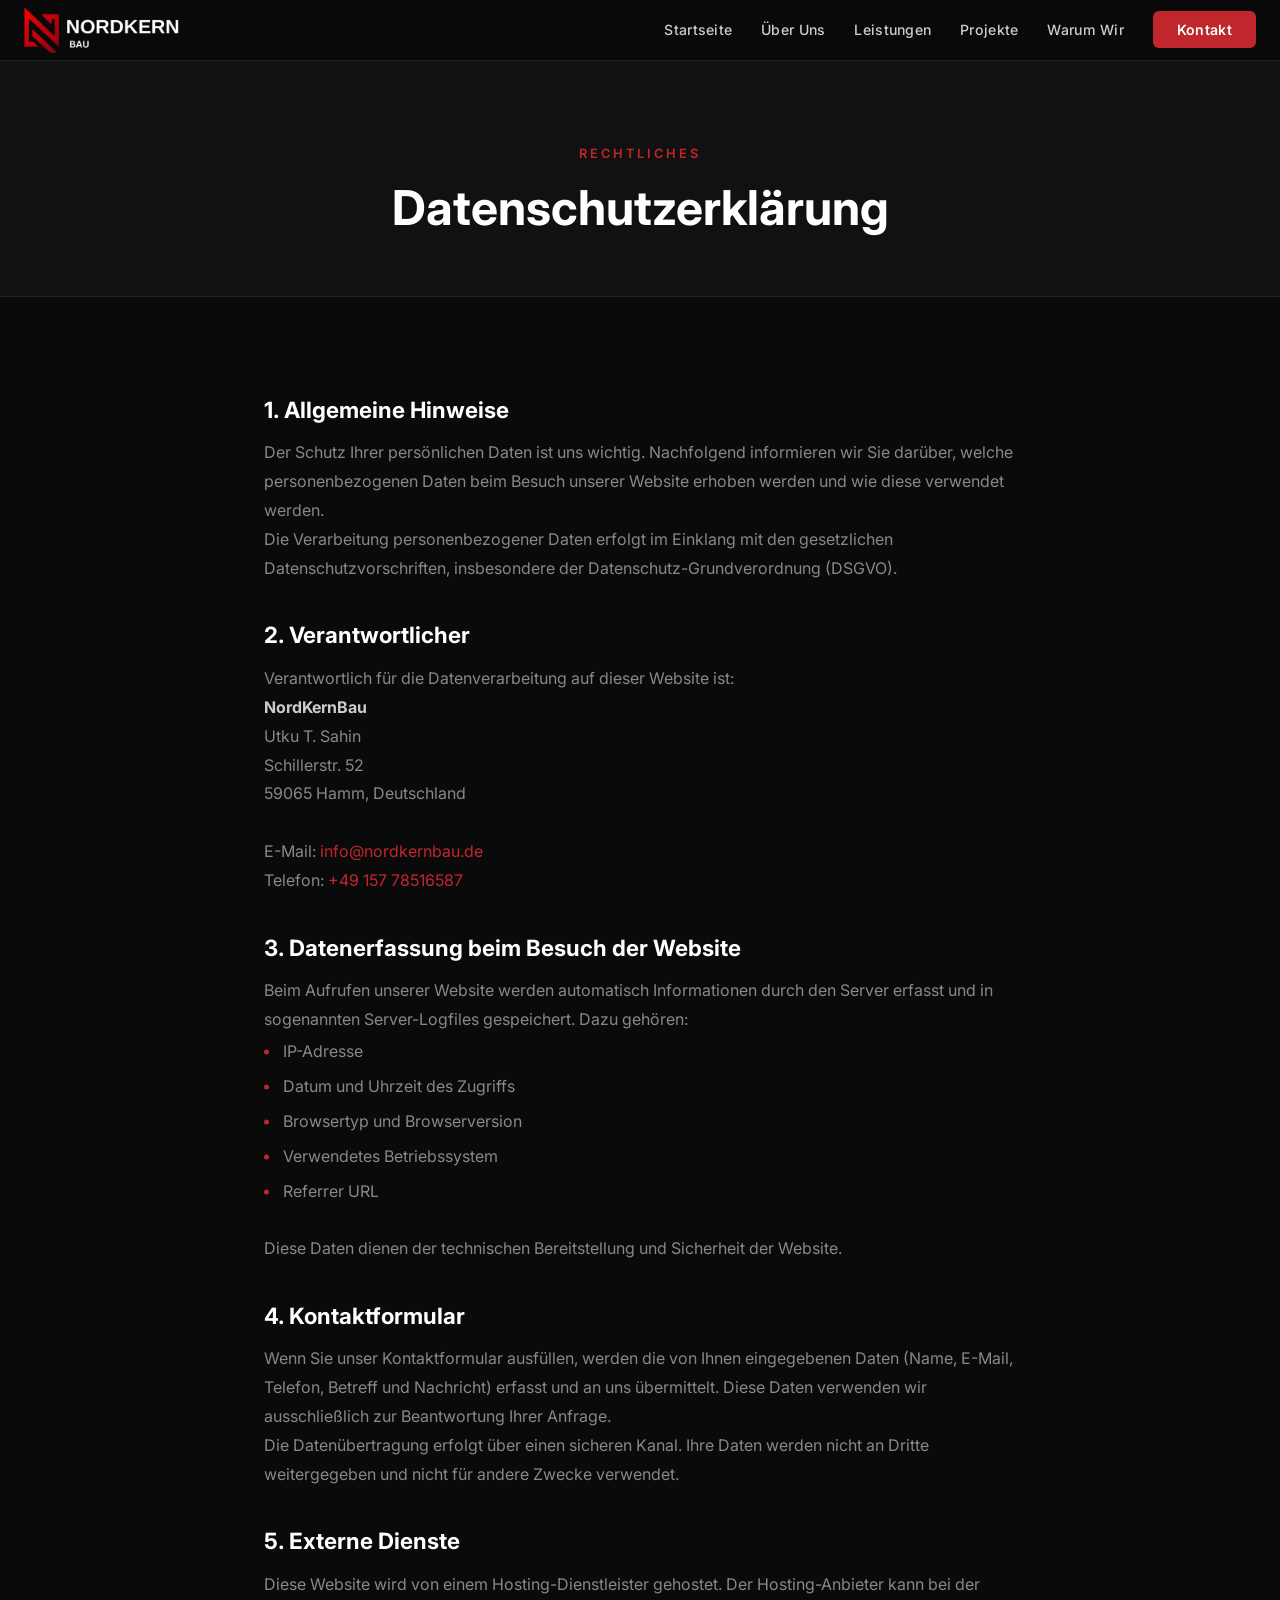
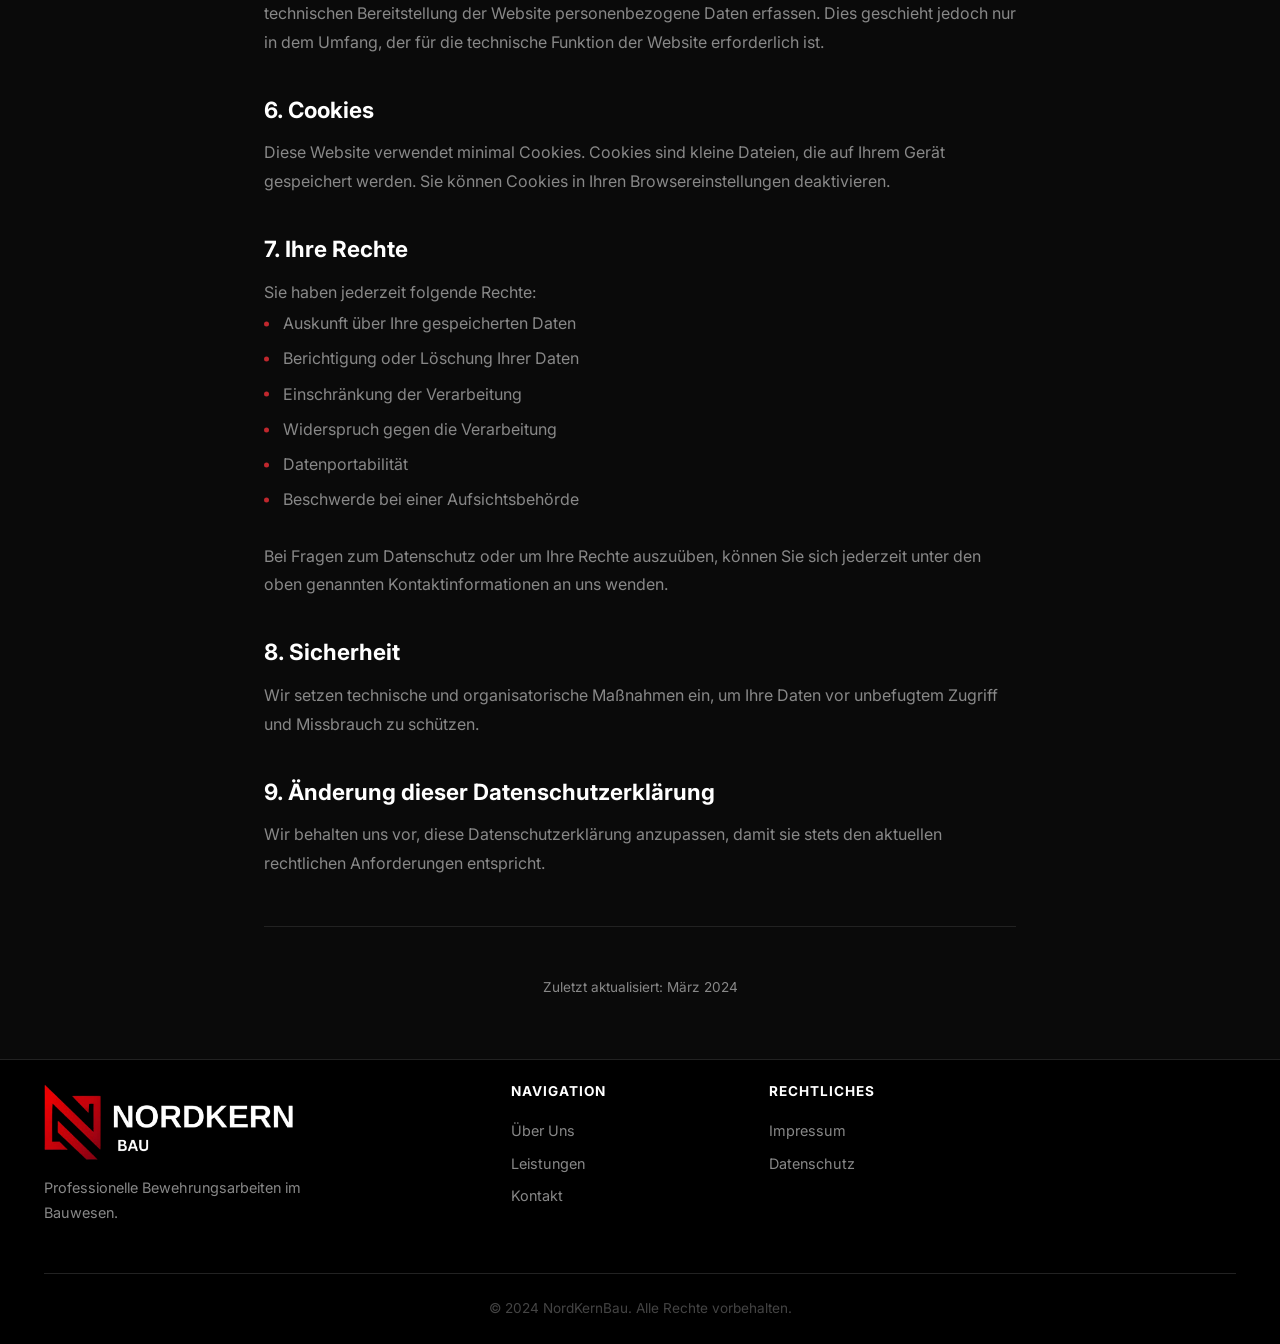
<file: datenschutz/index.html>
<!DOCTYPE html>
<html lang="de">
<head>
    <meta charset="UTF-8">
    <meta name="viewport" content="width=device-width, initial-scale=1.0">
    <title>Datenschutzerklärung - NordKernBau</title>
    <link rel="icon" type="image/x-icon" href="../favicon.ico">
    <link rel="icon" type="image/png" sizes="32x32" href="../favicon.png">
    <link rel="apple-touch-icon" href="../favicon.png">
    <link rel="stylesheet" href="../style.css?v=14">
    <link rel="preconnect" href="https://fonts.googleapis.com">
    <link rel="preconnect" href="https://fonts.gstatic.com" crossorigin>
    <link href="https://fonts.googleapis.com/css2?family=Inter:wght@300;400;500;600;700;800&display=swap" rel="stylesheet">
</head>
<body>
    <nav class="navbar scrolled" id="navbar">
        <div class="container">
            <div class="navbar-brand">
                <a href="../"><img src="../logo.png" alt="NordKernBau Logo"></a>
            </div>
            <ul class="nav-menu" id="navMenu">
                <li><a href="../#hero">Startseite</a></li>
                <li><a href="../#about">Über Uns</a></li>
                <li><a href="../#services">Leistungen</a></li>
                <li><a href="../#gallery">Projekte</a></li>
                <li><a href="../#why-us">Warum Wir</a></li>
                <li><a href="../kontakt/" class="nav-cta">Kontakt</a></li>
            </ul>
            <div class="hamburger" id="hamburger">
                <span></span>
                <span></span>
                <span></span>
            </div>
        </div>
    </nav>

    <section class="legal-hero">
        <div class="container">
            <span class="section-tag">Rechtliches</span>
            <h1>Datenschutzerklärung</h1>
        </div>
    </section>

    <section class="legal-content">
        <div class="container">
            <h2>1. Allgemeine Hinweise</h2>
            <p>
                Der Schutz Ihrer persönlichen Daten ist uns wichtig. Nachfolgend informieren wir Sie darüber,
                welche personenbezogenen Daten beim Besuch unserer Website erhoben werden und wie diese verwendet werden.
            </p>
            <p>
                Die Verarbeitung personenbezogener Daten erfolgt im Einklang mit den gesetzlichen Datenschutzvorschriften,
                insbesondere der Datenschutz-Grundverordnung (DSGVO).
            </p>

            <h2>2. Verantwortlicher</h2>
            <p>
                Verantwortlich für die Datenverarbeitung auf dieser Website ist:
            </p>
            <p>
                <strong>NordKernBau</strong><br>
                Utku T. Sahin<br>
                Schillerstr. 52<br>
                59065 Hamm, Deutschland<br><br>
                E-Mail: <a href="mailto:info@nordkernbau.de">info@nordkernbau.de</a><br>
                Telefon: <a href="tel:+4915778516587">+49 157 78516587</a>
            </p>

            <h2>3. Datenerfassung beim Besuch der Website</h2>
            <p>
                Beim Aufrufen unserer Website werden automatisch Informationen durch den Server erfasst
                und in sogenannten Server-Logfiles gespeichert. Dazu gehören:
            </p>
            <ul>
                <li>IP-Adresse</li>
                <li>Datum und Uhrzeit des Zugriffs</li>
                <li>Browsertyp und Browserversion</li>
                <li>Verwendetes Betriebssystem</li>
                <li>Referrer URL</li>
            </ul>
            <p>Diese Daten dienen der technischen Bereitstellung und Sicherheit der Website.</p>

            <h2>4. Kontaktformular</h2>
            <p>
                Wenn Sie unser Kontaktformular ausfüllen, werden die von Ihnen eingegebenen Daten
                (Name, E-Mail, Telefon, Betreff und Nachricht) erfasst und an uns übermittelt.
                Diese Daten verwenden wir ausschließlich zur Beantwortung Ihrer Anfrage.
            </p>
            <p>
                Die Datenübertragung erfolgt über einen sicheren Kanal. Ihre Daten werden nicht an
                Dritte weitergegeben und nicht für andere Zwecke verwendet.
            </p>

            <h2>5. Externe Dienste</h2>
            <p>
                Diese Website wird von einem Hosting-Dienstleister gehostet. Der Hosting-Anbieter kann
                bei der technischen Bereitstellung der Website personenbezogene Daten erfassen. Dies
                geschieht jedoch nur in dem Umfang, der für die technische Funktion der Website erforderlich ist.
            </p>

            <h2>6. Cookies</h2>
            <p>
                Diese Website verwendet minimal Cookies. Cookies sind kleine Dateien, die auf Ihrem Gerät
                gespeichert werden. Sie können Cookies in Ihren Browsereinstellungen deaktivieren.
            </p>

            <h2>7. Ihre Rechte</h2>
            <p>Sie haben jederzeit folgende Rechte:</p>
            <ul>
                <li>Auskunft über Ihre gespeicherten Daten</li>
                <li>Berichtigung oder Löschung Ihrer Daten</li>
                <li>Einschränkung der Verarbeitung</li>
                <li>Widerspruch gegen die Verarbeitung</li>
                <li>Datenportabilität</li>
                <li>Beschwerde bei einer Aufsichtsbehörde</li>
            </ul>
            <p>
                Bei Fragen zum Datenschutz oder um Ihre Rechte auszuüben, können Sie sich jederzeit
                unter den oben genannten Kontaktinformationen an uns wenden.
            </p>

            <h2>8. Sicherheit</h2>
            <p>
                Wir setzen technische und organisatorische Maßnahmen ein, um Ihre Daten vor unbefugtem
                Zugriff und Missbrauch zu schützen.
            </p>

            <h2>9. Änderung dieser Datenschutzerklärung</h2>
            <p>
                Wir behalten uns vor, diese Datenschutzerklärung anzupassen, damit sie stets den aktuellen
                rechtlichen Anforderungen entspricht.
            </p>

            <hr class="legal-divider">
            <p style="text-align:center;font-size:0.85rem;">Zuletzt aktualisiert: März 2024</p>
        </div>
    </section>

    <footer class="footer">
        <div class="container">
            <div class="footer-content">
                <div class="footer-section footer-brand">
                    <img src="../logo.png" alt="NordKernBau Logo" class="footer-logo">
                    <p>Professionelle Bewehrungsarbeiten im Bauwesen.</p>
                </div>
                <div class="footer-section">
                    <h4>Navigation</h4>
                    <ul>
                        <li><a href="index.html#about">Über Uns</a></li>
                        <li><a href="index.html#services">Leistungen</a></li>
                        <li><a href="../kontakt/">Kontakt</a></li>
                    </ul>
                </div>
                <div class="footer-section">
                    <h4>Rechtliches</h4>
                    <ul>
                        <li><a href="../impressum/">Impressum</a></li>
                        <li><a href="../datenschutz/">Datenschutz</a></li>
                    </ul>
                </div>
            </div>
            <div class="footer-bottom">
                <p>&copy; 2024 NordKernBau. Alle Rechte vorbehalten.</p>
            </div>
        </div>
    </footer>
    <script src="../script.js"></script>
</body>
</html>
</file>
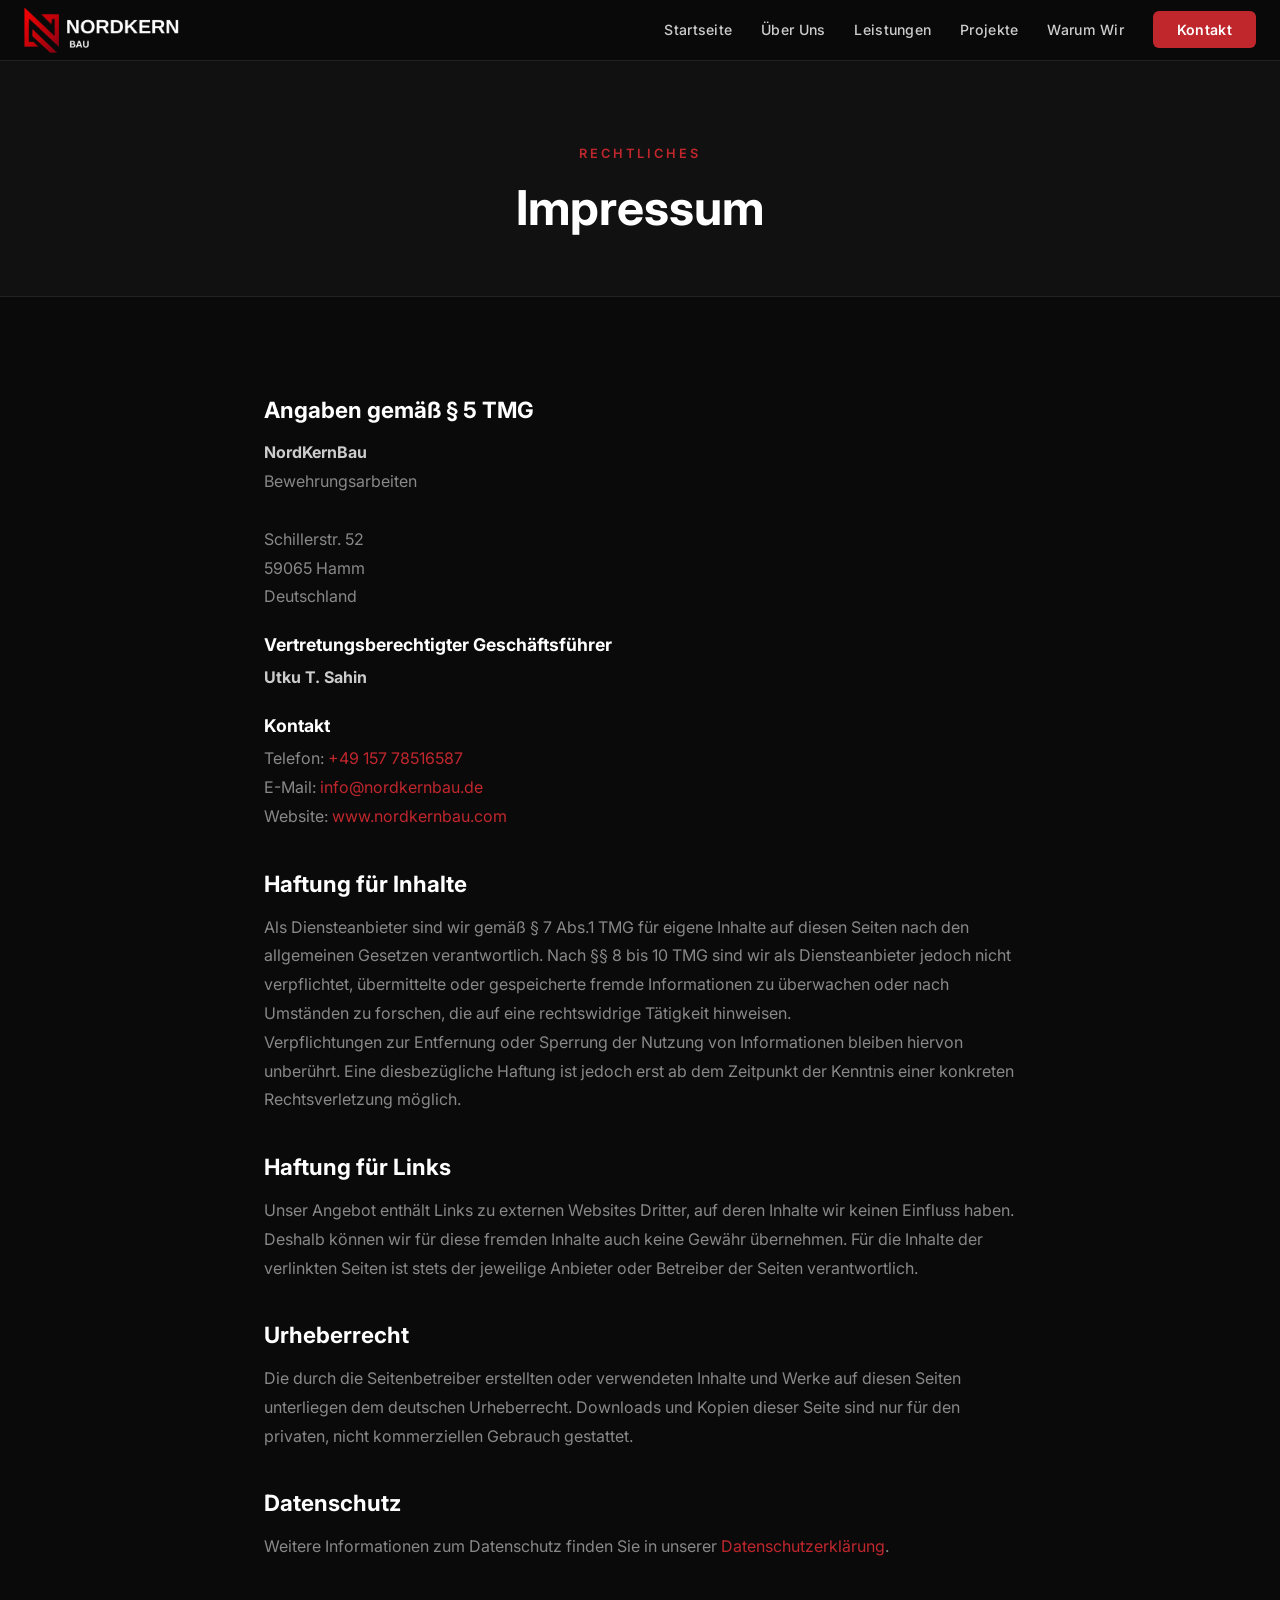
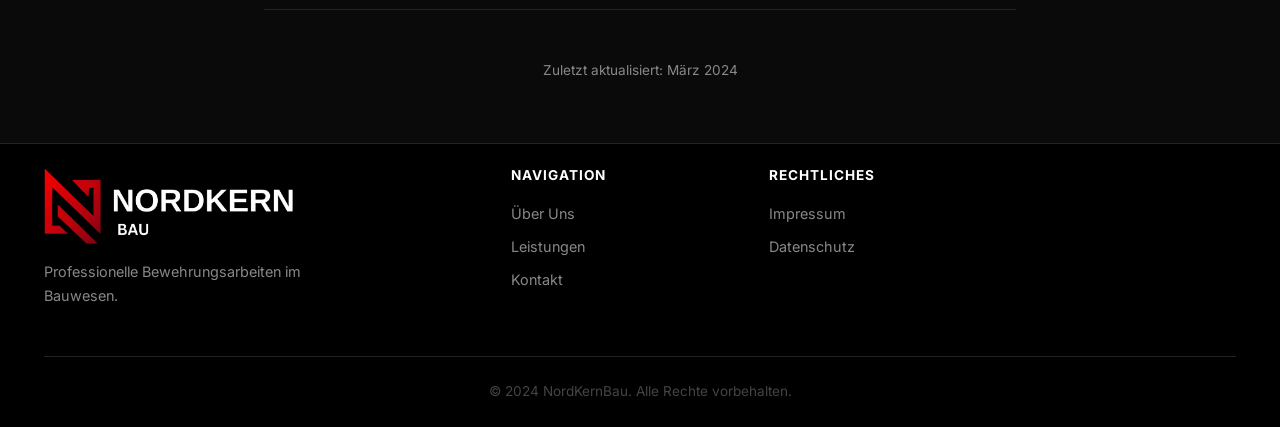
<file: impressum/index.html>
<!DOCTYPE html>
<html lang="de">
<head>
    <meta charset="UTF-8">
    <meta name="viewport" content="width=device-width, initial-scale=1.0">
    <title>Impressum - NordKernBau</title>
    <link rel="icon" type="image/x-icon" href="../favicon.ico">
    <link rel="icon" type="image/png" sizes="32x32" href="../favicon.png">
    <link rel="apple-touch-icon" href="../favicon.png">
    <link rel="stylesheet" href="../style.css?v=14">
    <link rel="preconnect" href="https://fonts.googleapis.com">
    <link rel="preconnect" href="https://fonts.gstatic.com" crossorigin>
    <link href="https://fonts.googleapis.com/css2?family=Inter:wght@300;400;500;600;700;800&display=swap" rel="stylesheet">
</head>
<body>
    <nav class="navbar scrolled" id="navbar">
        <div class="container">
            <div class="navbar-brand">
                <a href="../"><img src="../logo.png" alt="NordKernBau Logo"></a>
            </div>
            <ul class="nav-menu" id="navMenu">
                <li><a href="../#hero">Startseite</a></li>
                <li><a href="../#about">Über Uns</a></li>
                <li><a href="../#services">Leistungen</a></li>
                <li><a href="../#gallery">Projekte</a></li>
                <li><a href="../#why-us">Warum Wir</a></li>
                <li><a href="../kontakt/" class="nav-cta">Kontakt</a></li>
            </ul>
            <div class="hamburger" id="hamburger">
                <span></span>
                <span></span>
                <span></span>
            </div>
        </div>
    </nav>

    <section class="legal-hero">
        <div class="container">
            <span class="section-tag">Rechtliches</span>
            <h1>Impressum</h1>
        </div>
    </section>

    <section class="legal-content">
        <div class="container">
            <h2>Angaben gemäß § 5 TMG</h2>
            <p>
                <strong>NordKernBau</strong><br>
                Bewehrungsarbeiten<br><br>
                Schillerstr. 52<br>
                59065 Hamm<br>
                Deutschland
            </p>

            <h3>Vertretungsberechtigter Geschäftsführer</h3>
            <p><strong>Utku T. Sahin</strong></p>

            <h3>Kontakt</h3>
            <p>
                Telefon: <a href="tel:+4915778516587">+49 157 78516587</a><br>
                E-Mail: <a href="mailto:info@nordkernbau.de">info@nordkernbau.de</a><br>
                Website: <a href="https://www.nordkernbau.com">www.nordkernbau.com</a>
            </p>

            <h2>Haftung für Inhalte</h2>
            <p>
                Als Diensteanbieter sind wir gemäß § 7 Abs.1 TMG für eigene Inhalte auf diesen Seiten nach den
                allgemeinen Gesetzen verantwortlich. Nach §§ 8 bis 10 TMG sind wir als Diensteanbieter jedoch nicht
                verpflichtet, übermittelte oder gespeicherte fremde Informationen zu überwachen oder nach Umständen
                zu forschen, die auf eine rechtswidrige Tätigkeit hinweisen.
            </p>
            <p>
                Verpflichtungen zur Entfernung oder Sperrung der Nutzung von Informationen bleiben hiervon unberührt.
                Eine diesbezügliche Haftung ist jedoch erst ab dem Zeitpunkt der Kenntnis einer konkreten
                Rechtsverletzung möglich.
            </p>

            <h2>Haftung für Links</h2>
            <p>
                Unser Angebot enthält Links zu externen Websites Dritter, auf deren Inhalte wir keinen Einfluss haben.
                Deshalb können wir für diese fremden Inhalte auch keine Gewähr übernehmen. Für die Inhalte der
                verlinkten Seiten ist stets der jeweilige Anbieter oder Betreiber der Seiten verantwortlich.
            </p>

            <h2>Urheberrecht</h2>
            <p>
                Die durch die Seitenbetreiber erstellten oder verwendeten Inhalte und Werke auf diesen Seiten
                unterliegen dem deutschen Urheberrecht. Downloads und Kopien dieser Seite sind nur für den privaten,
                nicht kommerziellen Gebrauch gestattet.
            </p>

            <h2>Datenschutz</h2>
            <p>
                Weitere Informationen zum Datenschutz finden Sie in unserer
                <a href="../datenschutz/">Datenschutzerklärung</a>.
            </p>

            <hr class="legal-divider">
            <p style="text-align:center;font-size:0.85rem;">Zuletzt aktualisiert: März 2024</p>
        </div>
    </section>

    <footer class="footer">
        <div class="container">
            <div class="footer-content">
                <div class="footer-section footer-brand">
                    <img src="../logo.png" alt="NordKernBau Logo" class="footer-logo">
                    <p>Professionelle Bewehrungsarbeiten im Bauwesen.</p>
                </div>
                <div class="footer-section">
                    <h4>Navigation</h4>
                    <ul>
                        <li><a href="index.html#about">Über Uns</a></li>
                        <li><a href="index.html#services">Leistungen</a></li>
                        <li><a href="../kontakt/">Kontakt</a></li>
                    </ul>
                </div>
                <div class="footer-section">
                    <h4>Rechtliches</h4>
                    <ul>
                        <li><a href="../impressum/">Impressum</a></li>
                        <li><a href="../datenschutz/">Datenschutz</a></li>
                    </ul>
                </div>
            </div>
            <div class="footer-bottom">
                <p>&copy; 2024 NordKernBau. Alle Rechte vorbehalten.</p>
            </div>
        </div>
    </footer>
    <script src="../script.js"></script>
</body>
</html>
</file>
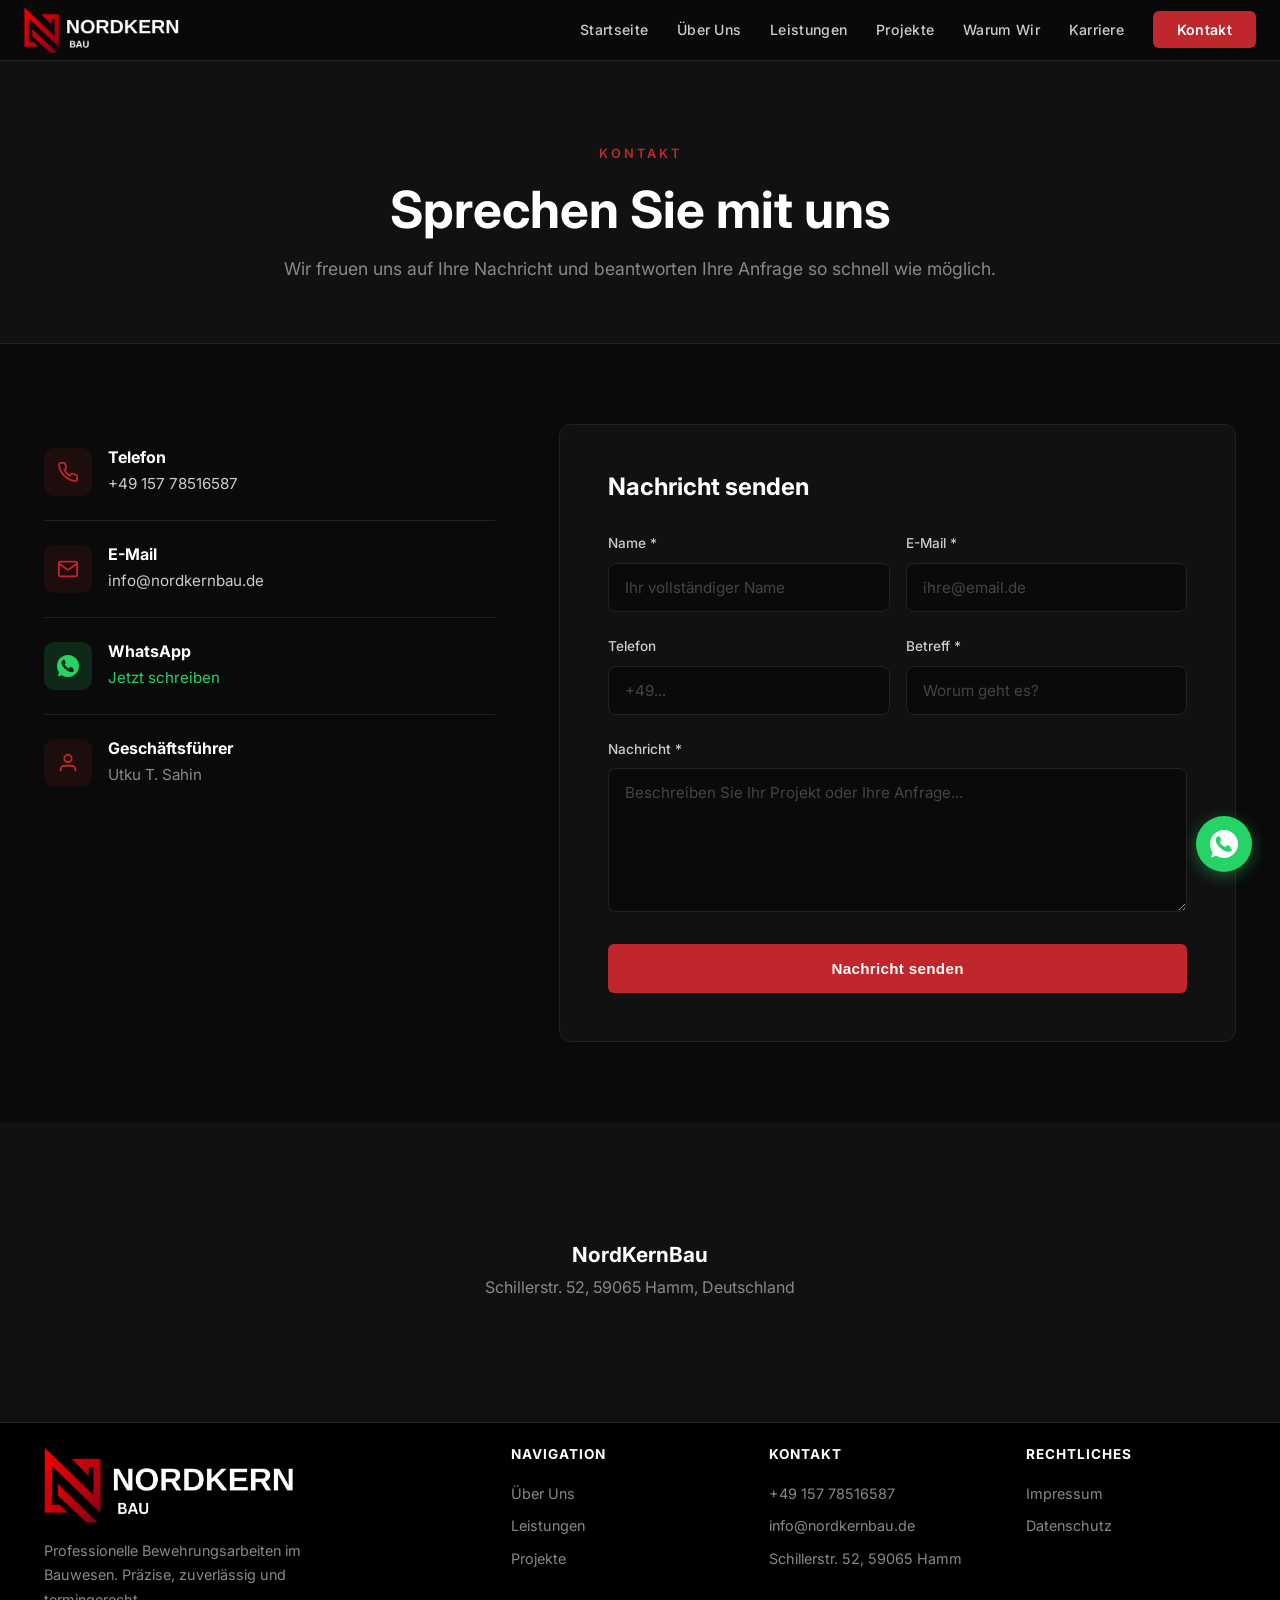
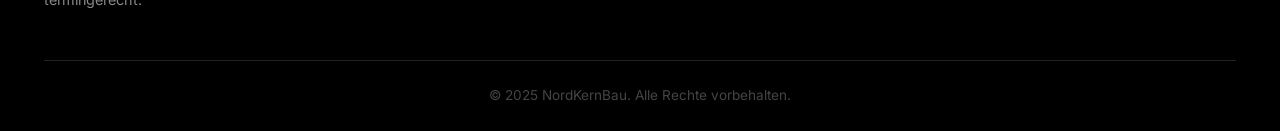
<file: kontakt/index.html>
<!DOCTYPE html>
<html lang="de">
<head>
    <meta charset="UTF-8">
    <meta name="viewport" content="width=device-width, initial-scale=1.0">
    <meta name="description" content="NordKernBau kontaktieren - Bewehrungsarbeiten in Hamm und Umgebung">
    <title>Kontakt - NordKernBau</title>
    <link rel="icon" type="image/x-icon" href="../favicon.ico">
    <link rel="icon" type="image/png" sizes="32x32" href="../favicon.png">
    <link rel="apple-touch-icon" href="../favicon.png">
    <link rel="stylesheet" href="../style.css?v=14">
    <link rel="preconnect" href="https://fonts.googleapis.com">
    <link rel="preconnect" href="https://fonts.gstatic.com" crossorigin>
    <link href="https://fonts.googleapis.com/css2?family=Inter:wght@300;400;500;600;700;800&display=swap" rel="stylesheet">
</head>
<body>
    <!-- Navigation -->
    <nav class="navbar scrolled" id="navbar">
        <div class="container">
            <div class="navbar-brand">
                <a href="../"><img src="../logo.png?v=2" alt="NordKernBau Logo"></a>
            </div>
            <ul class="nav-menu" id="navMenu">
                <li><a href="../#hero">Startseite</a></li>
                <li><a href="../#about">Über Uns</a></li>
                <li><a href="../#services">Leistungen</a></li>
                <li><a href="../#gallery">Projekte</a></li>
                <li><a href="../#why-us">Warum Wir</a></li>
                <li><a href="../#karriere">Karriere</a></li>
                <li><a href="../kontakt/" class="nav-cta">Kontakt</a></li>
            </ul>
            <div class="hamburger" id="hamburger">
                <span></span>
                <span></span>
                <span></span>
            </div>
        </div>
    </nav>

    <!-- Contact Hero -->
    <section class="contact-hero">
        <div class="container">
            <span class="section-tag">Kontakt</span>
            <h1>Sprechen Sie mit uns</h1>
            <p>Wir freuen uns auf Ihre Nachricht und beantworten Ihre Anfrage so schnell wie möglich.</p>
        </div>
    </section>

    <!-- Contact Section -->
    <section class="contact-section">
        <div class="container">
            <div class="contact-grid">
                <!-- Contact Info -->
                <div class="contact-info-list">
                    <div class="contact-info-card">
                        <div class="contact-icon">
                            <svg width="22" height="22" viewBox="0 0 24 24" fill="none" stroke="currentColor" stroke-width="2"><path d="M22 16.92v3a2 2 0 0 1-2.18 2 19.79 19.79 0 0 1-8.63-3.07 19.5 19.5 0 0 1-6-6 19.79 19.79 0 0 1-3.07-8.67A2 2 0 0 1 4.11 2h3a2 2 0 0 1 2 1.72 12.84 12.84 0 0 0 .7 2.81 2 2 0 0 1-.45 2.11L8.09 9.91a16 16 0 0 0 6 6l1.27-1.27a2 2 0 0 1 2.11-.45 12.84 12.84 0 0 0 2.81.7A2 2 0 0 1 22 16.92z"/></svg>
                        </div>
                        <div>
                            <h3>Telefon</h3>
                            <p><a href="tel:+4915778516587">+49 157 78516587</a></p>
                        </div>
                    </div>

                    <div class="contact-info-card">
                        <div class="contact-icon">
                            <svg width="22" height="22" viewBox="0 0 24 24" fill="none" stroke="currentColor" stroke-width="2"><path d="M4 4h16c1.1 0 2 .9 2 2v12c0 1.1-.9 2-2 2H4c-1.1 0-2-.9-2-2V6c0-1.1.9-2 2-2z"/><polyline points="22,6 12,13 2,6"/></svg>
                        </div>
                        <div>
                            <h3>E-Mail</h3>
                            <p><a href="mailto:info@nordkernbau.de">info@nordkernbau.de</a></p>
                        </div>
                    </div>


                    <div class="contact-info-card whatsapp-card">
                        <div class="contact-icon whatsapp-icon">
                            <svg viewBox="0 0 32 32" width="22" height="22" fill="currentColor"><path d="M16.004 0h-.008C7.174 0 0 7.176 0 16c0 3.5 1.128 6.744 3.046 9.378L1.054 31.29l6.118-1.96A15.9 15.9 0 0 0 16.004 32C24.826 32 32 24.822 32 16S24.826 0 16.004 0zm9.335 22.594c-.39 1.1-1.932 2.014-3.17 2.28-.846.18-1.95.324-5.67-1.218-4.762-1.972-7.828-6.81-8.066-7.126-.23-.316-1.926-2.566-1.926-4.892s1.218-3.47 1.65-3.944c.39-.428 1.026-.642 1.636-.642.198 0 .376.01.536.018.432.018.648.044.934.724.356.852 1.224 2.986 1.33 3.204.108.216.216.504.07.79-.136.294-.252.476-.468.73-.216.254-.428.45-.644.724-.198.236-.42.49-.176.932.244.44 1.082 1.786 2.324 2.894 1.598 1.424 2.944 1.866 3.362 2.072.316.156.694.136.946-.118.32-.324.714-.862 1.114-1.394.284-.38.644-.428.994-.286.356.136 2.248 1.06 2.632 1.254.384.194.642.29.736.45.094.162.094.912-.296 2.012z"/></svg>
                        </div>
                        <div>
                            <h3>WhatsApp</h3>
                            <p><a href="https://wa.me/4915778516587?text=Hallo%2C%20ich%20interessiere%20mich%20f%C3%BCr%20Ihre%20Bewehrungsarbeiten." target="_blank" rel="noopener">Jetzt schreiben</a></p>
                        </div>
                    </div>

                    <div class="contact-info-card">
                        <div class="contact-icon">
                            <svg width="22" height="22" viewBox="0 0 24 24" fill="none" stroke="currentColor" stroke-width="2"><path d="M20 21v-2a4 4 0 0 0-4-4H8a4 4 0 0 0-4 4v2"/><circle cx="12" cy="7" r="4"/></svg>
                        </div>
                        <div>
                            <h3>Geschäftsführer</h3>
                            <p>Utku T. Sahin</p>
                        </div>
                    </div>
                </div>

                <!-- Contact Form -->
                <form class="contact-form" id="contactForm" action="https://formsubmit.co/info@nordkernbau.de" method="POST">
                    <input type="hidden" name="_next" value="https://mrxko123.github.io/nordkernbau-website/kontakt/?sent=1">
                    <input type="hidden" name="_subject" value="Neue Kontaktanfrage - NordKernBau Website">
                    <input type="hidden" name="_captcha" value="true">
                    <input type="text" name="_honey" style="display:none">
                    <h3>Nachricht senden</h3>
                    <div class="form-row">
                        <div class="form-group">
                            <label for="name">Name *</label>
                            <input type="text" id="name" name="name" placeholder="Ihr vollständiger Name" required>
                        </div>
                        <div class="form-group">
                            <label for="email">E-Mail *</label>
                            <input type="email" id="email" name="email" placeholder="ihre@email.de" required>
                        </div>
                    </div>
                    <div class="form-row">
                        <div class="form-group">
                            <label for="phone">Telefon</label>
                            <input type="tel" id="phone" name="phone" placeholder="+49...">
                        </div>
                        <div class="form-group">
                            <label for="subject">Betreff *</label>
                            <input type="text" id="subject" name="subject" placeholder="Worum geht es?" required>
                        </div>
                    </div>
                    <div class="form-group">
                        <label for="message">Nachricht *</label>
                        <textarea id="message" name="message" rows="6" placeholder="Beschreiben Sie Ihr Projekt oder Ihre Anfrage..." required></textarea>
                    </div>
                    <button type="submit" class="btn btn-primary">Nachricht senden</button>
                </form>
            </div>
        </div>
    </section>

    <!-- Map / Location Banner -->
    <section class="image-banner" style="height: 300px;">
        <div style="width:100%;height:100%;background:var(--bg-2);display:flex;align-items:center;justify-content:center;">
            <div style="text-align:center;">
                <h3 style="font-size:1.3rem;margin-bottom:0.5rem;">NordKernBau</h3>
                <p style="color:var(--gray-500);">Schillerstr. 52, 59065 Hamm, Deutschland</p>
            </div>
        </div>
    </section>

    <!-- Footer -->
    <footer class="footer">
        <div class="container">
            <div class="footer-content">
                <div class="footer-section footer-brand">
                    <img src="../logo.png?v=2" alt="NordKernBau Logo" class="footer-logo">
                    <p>Professionelle Bewehrungsarbeiten im Bauwesen. Präzise, zuverlässig und termingerecht.</p>
                </div>
                <div class="footer-section">
                    <h4>Navigation</h4>
                    <ul>
                        <li><a href="../#about">Über Uns</a></li>
                        <li><a href="../#services">Leistungen</a></li>
                        <li><a href="../#gallery">Projekte</a></li>
                    </ul>
                </div>
                <div class="footer-section">
                    <h4>Kontakt</h4>
                    <ul>
                        <li><a href="tel:+4915778516587">+49 157 78516587</a></li>
                        <li><a href="mailto:info@nordkernbau.de">info@nordkernbau.de</a></li>
                        <li>Schillerstr. 52, 59065 Hamm</li>
                    </ul>
                </div>
                <div class="footer-section">
                    <h4>Rechtliches</h4>
                    <ul>
                        <li><a href="../impressum/">Impressum</a></li>
                        <li><a href="../datenschutz/">Datenschutz</a></li>
                    </ul>
                </div>
            </div>
            <div class="footer-bottom">
                <p>&copy; 2025 NordKernBau. Alle Rechte vorbehalten.</p>
            </div>
        </div>
    </footer>

    <!-- WhatsApp Floating Button -->
    <a href="https://wa.me/4915778516587?text=Hallo%2C%20ich%20interessiere%20mich%20f%C3%BCr%20Ihre%20Bewehrungsarbeiten." class="whatsapp-float" target="_blank" rel="noopener" aria-label="WhatsApp">
        <svg viewBox="0 0 32 32" width="28" height="28" fill="#fff"><path d="M16.004 0h-.008C7.174 0 0 7.176 0 16c0 3.5 1.128 6.744 3.046 9.378L1.054 31.29l6.118-1.96A15.9 15.9 0 0 0 16.004 32C24.826 32 32 24.822 32 16S24.826 0 16.004 0zm9.335 22.594c-.39 1.1-1.932 2.014-3.17 2.28-.846.18-1.95.324-5.67-1.218-4.762-1.972-7.828-6.81-8.066-7.126-.23-.316-1.926-2.566-1.926-4.892s1.218-3.47 1.65-3.944c.39-.428 1.026-.642 1.636-.642.198 0 .376.01.536.018.432.018.648.044.934.724.356.852 1.224 2.986 1.33 3.204.108.216.216.504.07.79-.136.294-.252.476-.468.73-.216.254-.428.45-.644.724-.198.236-.42.49-.176.932.244.44 1.082 1.786 2.324 2.894 1.598 1.424 2.944 1.866 3.362 2.072.316.156.694.136.946-.118.32-.324.714-.862 1.114-1.394.284-.38.644-.428.994-.286.356.136 2.248 1.06 2.632 1.254.384.194.642.29.736.45.094.162.094.912-.296 2.012z"/></svg>
    </a>

    <script src="../script.js?v=14"></script>
</body>
</html>
</file>
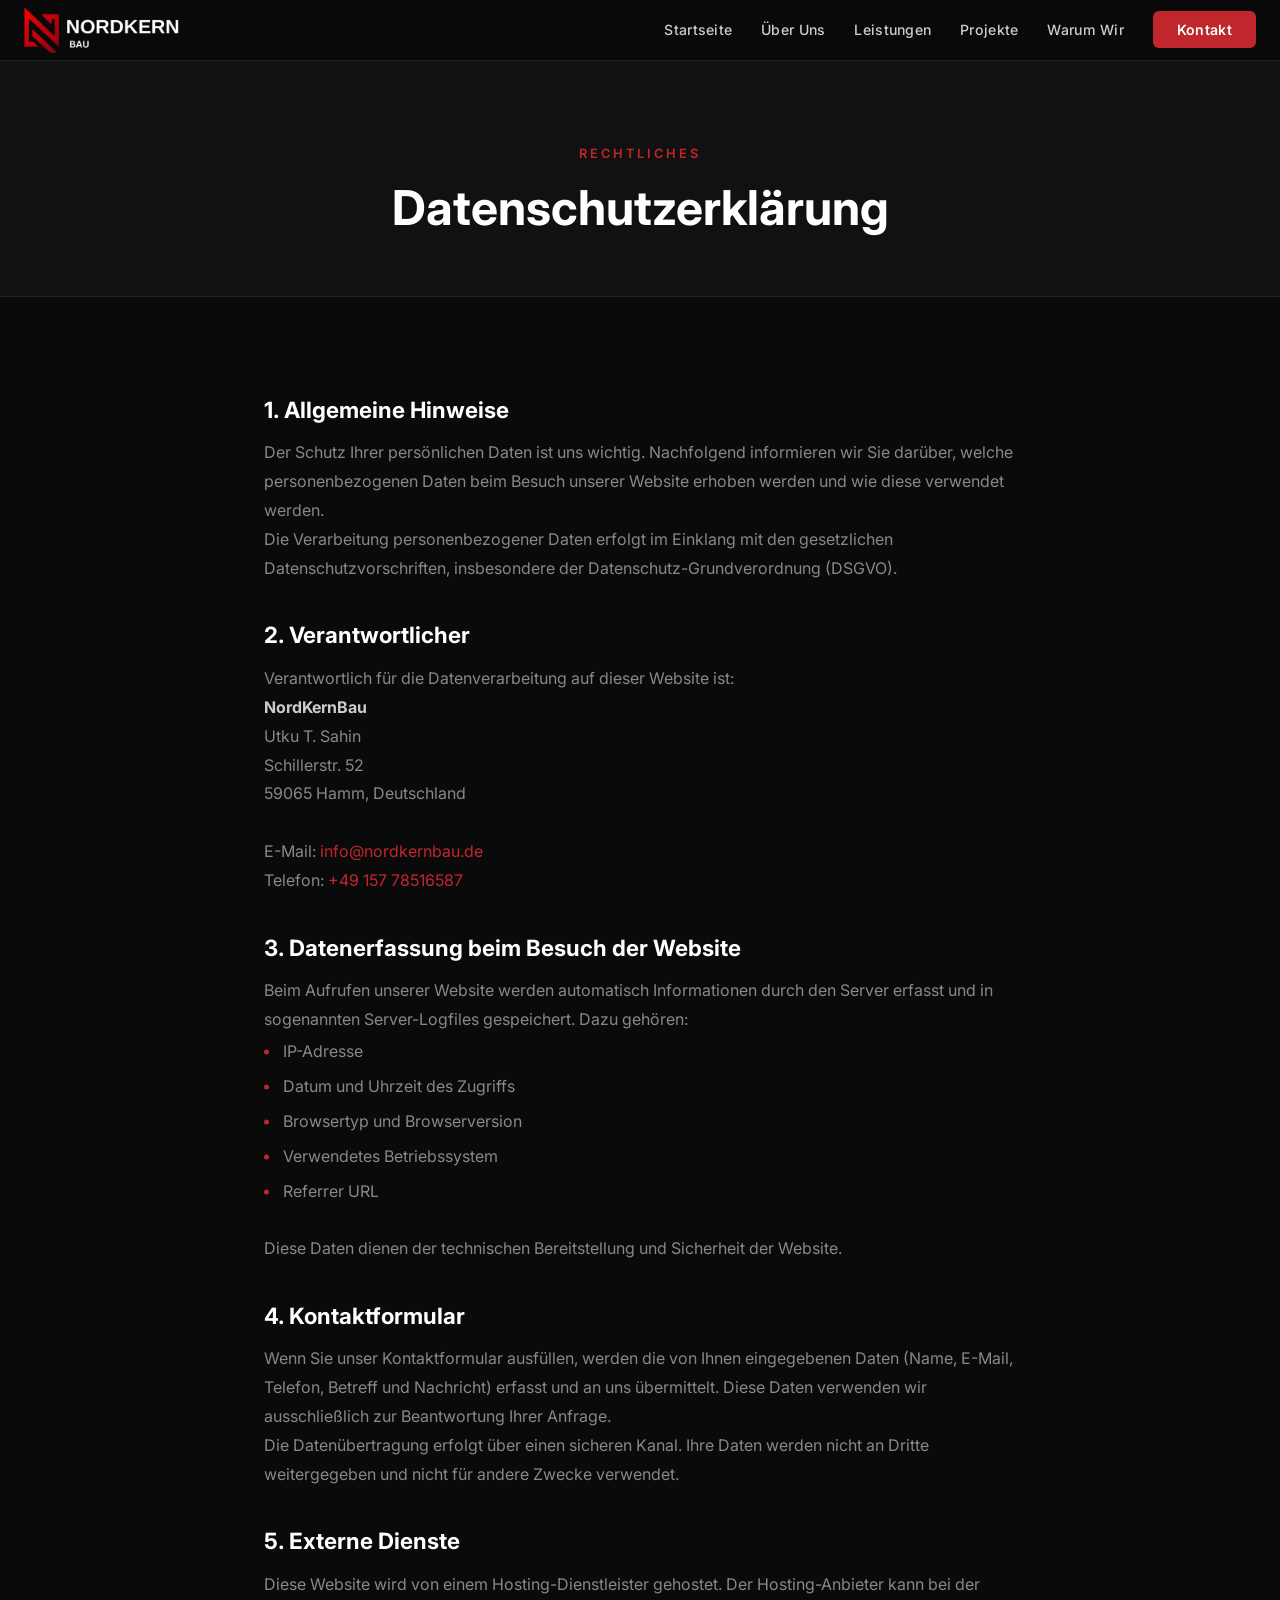
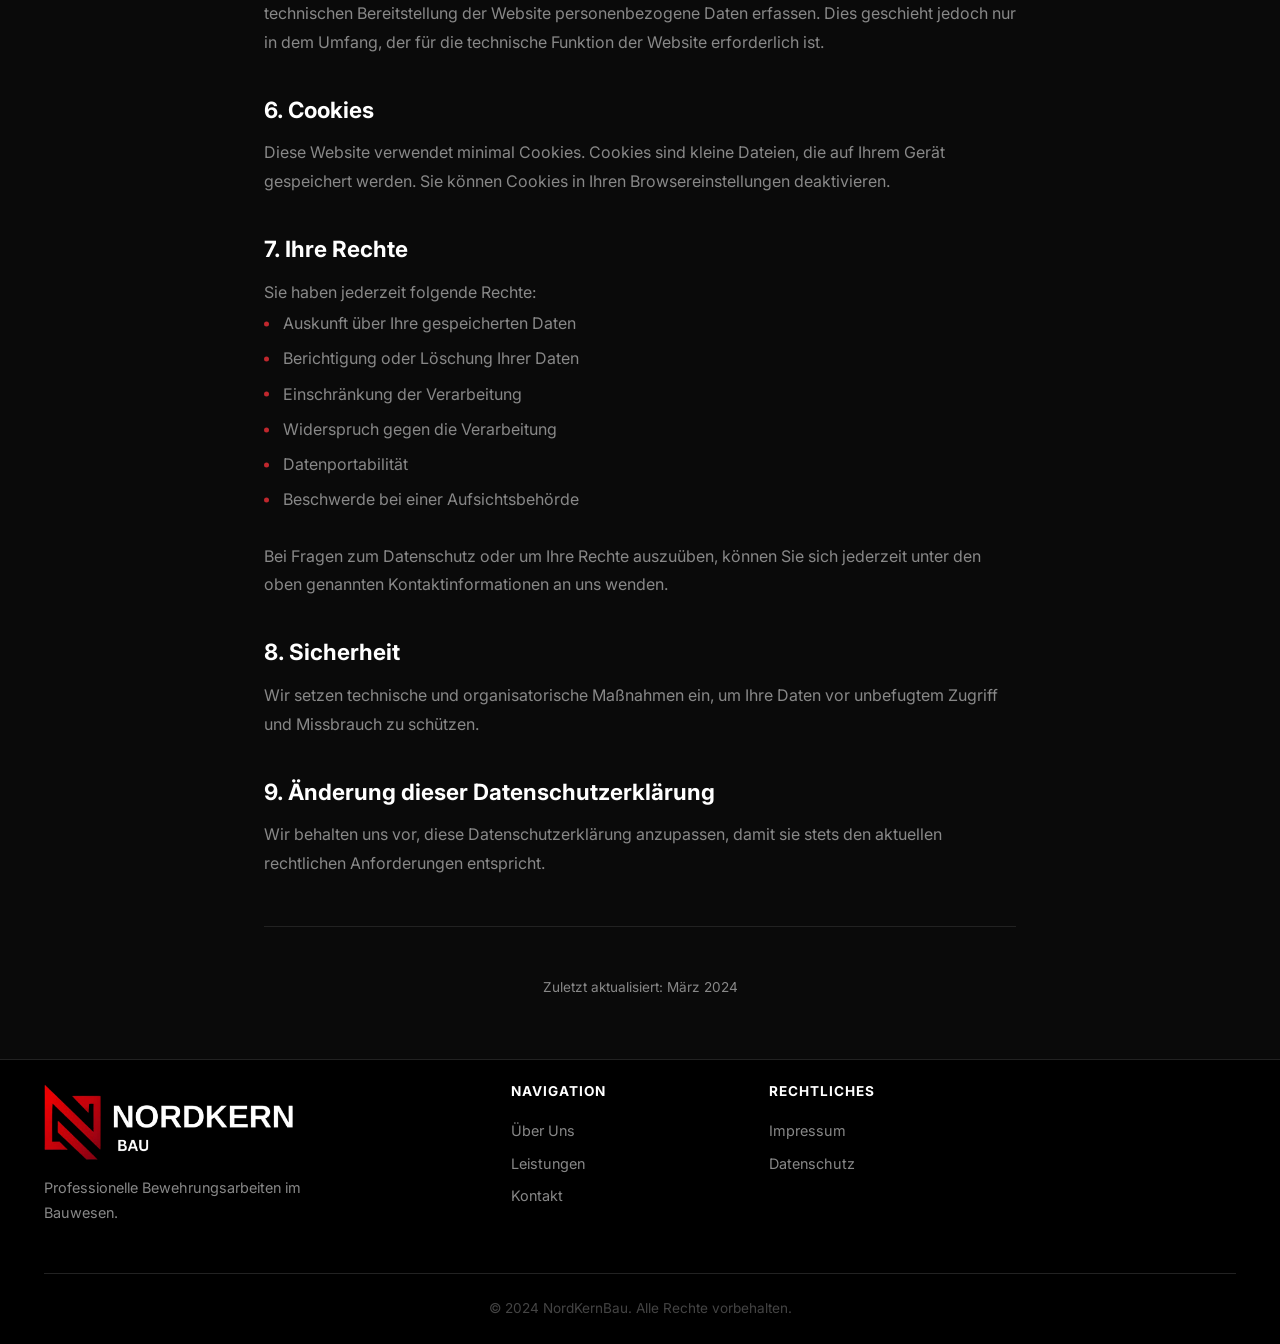
<file: datenschutz.html>
<!DOCTYPE html>
<html lang="de">
<head>
    <meta charset="UTF-8">
    <meta name="viewport" content="width=device-width, initial-scale=1.0">
    <title>Datenschutzerklärung - NordKernBau</title>
    <link rel="stylesheet" href="style.css?v=3">
    <link rel="preconnect" href="https://fonts.googleapis.com">
    <link rel="preconnect" href="https://fonts.gstatic.com" crossorigin>
    <link href="https://fonts.googleapis.com/css2?family=Inter:wght@300;400;500;600;700;800&display=swap" rel="stylesheet">
</head>
<body>
    <nav class="navbar scrolled" id="navbar">
        <div class="container">
            <div class="navbar-brand">
                <a href="index.html"><img src="logo.png" alt="NordKernBau Logo"></a>
            </div>
            <ul class="nav-menu" id="navMenu">
                <li><a href="index.html#hero">Startseite</a></li>
                <li><a href="index.html#about">Über Uns</a></li>
                <li><a href="index.html#services">Leistungen</a></li>
                <li><a href="index.html#gallery">Projekte</a></li>
                <li><a href="index.html#why-us">Warum Wir</a></li>
                <li><a href="kontakt.html" class="nav-cta">Kontakt</a></li>
            </ul>
            <div class="hamburger" id="hamburger">
                <span></span>
                <span></span>
                <span></span>
            </div>
        </div>
    </nav>

    <section class="legal-hero">
        <div class="container">
            <span class="section-tag">Rechtliches</span>
            <h1>Datenschutzerklärung</h1>
        </div>
    </section>

    <section class="legal-content">
        <div class="container">
            <h2>1. Allgemeine Hinweise</h2>
            <p>
                Der Schutz Ihrer persönlichen Daten ist uns wichtig. Nachfolgend informieren wir Sie darüber,
                welche personenbezogenen Daten beim Besuch unserer Website erhoben werden und wie diese verwendet werden.
            </p>
            <p>
                Die Verarbeitung personenbezogener Daten erfolgt im Einklang mit den gesetzlichen Datenschutzvorschriften,
                insbesondere der Datenschutz-Grundverordnung (DSGVO).
            </p>

            <h2>2. Verantwortlicher</h2>
            <p>
                Verantwortlich für die Datenverarbeitung auf dieser Website ist:
            </p>
            <p>
                <strong>NordKernBau</strong><br>
                Utku T. Sahin<br>
                Schillerstr. 52<br>
                59065 Hamm, Deutschland<br><br>
                E-Mail: <a href="mailto:info@nordkernbau.de">info@nordkernbau.de</a><br>
                Telefon: <a href="tel:+4915778516587">+49 157 78516587</a>
            </p>

            <h2>3. Datenerfassung beim Besuch der Website</h2>
            <p>
                Beim Aufrufen unserer Website werden automatisch Informationen durch den Server erfasst
                und in sogenannten Server-Logfiles gespeichert. Dazu gehören:
            </p>
            <ul>
                <li>IP-Adresse</li>
                <li>Datum und Uhrzeit des Zugriffs</li>
                <li>Browsertyp und Browserversion</li>
                <li>Verwendetes Betriebssystem</li>
                <li>Referrer URL</li>
            </ul>
            <p>Diese Daten dienen der technischen Bereitstellung und Sicherheit der Website.</p>

            <h2>4. Kontaktformular</h2>
            <p>
                Wenn Sie unser Kontaktformular ausfüllen, werden die von Ihnen eingegebenen Daten
                (Name, E-Mail, Telefon, Betreff und Nachricht) erfasst und an uns übermittelt.
                Diese Daten verwenden wir ausschließlich zur Beantwortung Ihrer Anfrage.
            </p>
            <p>
                Die Datenübertragung erfolgt über einen sicheren Kanal. Ihre Daten werden nicht an
                Dritte weitergegeben und nicht für andere Zwecke verwendet.
            </p>

            <h2>5. Externe Dienste</h2>
            <p>
                Diese Website wird von einem Hosting-Dienstleister gehostet. Der Hosting-Anbieter kann
                bei der technischen Bereitstellung der Website personenbezogene Daten erfassen. Dies
                geschieht jedoch nur in dem Umfang, der für die technische Funktion der Website erforderlich ist.
            </p>

            <h2>6. Cookies</h2>
            <p>
                Diese Website verwendet minimal Cookies. Cookies sind kleine Dateien, die auf Ihrem Gerät
                gespeichert werden. Sie können Cookies in Ihren Browsereinstellungen deaktivieren.
            </p>

            <h2>7. Ihre Rechte</h2>
            <p>Sie haben jederzeit folgende Rechte:</p>
            <ul>
                <li>Auskunft über Ihre gespeicherten Daten</li>
                <li>Berichtigung oder Löschung Ihrer Daten</li>
                <li>Einschränkung der Verarbeitung</li>
                <li>Widerspruch gegen die Verarbeitung</li>
                <li>Datenportabilität</li>
                <li>Beschwerde bei einer Aufsichtsbehörde</li>
            </ul>
            <p>
                Bei Fragen zum Datenschutz oder um Ihre Rechte auszuüben, können Sie sich jederzeit
                unter den oben genannten Kontaktinformationen an uns wenden.
            </p>

            <h2>8. Sicherheit</h2>
            <p>
                Wir setzen technische und organisatorische Maßnahmen ein, um Ihre Daten vor unbefugtem
                Zugriff und Missbrauch zu schützen.
            </p>

            <h2>9. Änderung dieser Datenschutzerklärung</h2>
            <p>
                Wir behalten uns vor, diese Datenschutzerklärung anzupassen, damit sie stets den aktuellen
                rechtlichen Anforderungen entspricht.
            </p>

            <hr class="legal-divider">
            <p style="text-align:center;font-size:0.85rem;">Zuletzt aktualisiert: März 2024</p>
        </div>
    </section>

    <footer class="footer">
        <div class="container">
            <div class="footer-content">
                <div class="footer-section footer-brand">
                    <img src="logo.png" alt="NordKernBau Logo" class="footer-logo">
                    <p>Professionelle Bewehrungsarbeiten im Bauwesen.</p>
                </div>
                <div class="footer-section">
                    <h4>Navigation</h4>
                    <ul>
                        <li><a href="index.html#about">Über Uns</a></li>
                        <li><a href="index.html#services">Leistungen</a></li>
                        <li><a href="kontakt.html">Kontakt</a></li>
                    </ul>
                </div>
                <div class="footer-section">
                    <h4>Rechtliches</h4>
                    <ul>
                        <li><a href="impressum.html">Impressum</a></li>
                        <li><a href="datenschutz.html">Datenschutz</a></li>
                    </ul>
                </div>
            </div>
            <div class="footer-bottom">
                <p>&copy; 2024 NordKernBau. Alle Rechte vorbehalten.</p>
            </div>
        </div>
    </footer>
    <script src="script.js"></script>
</body>
</html>
</file>
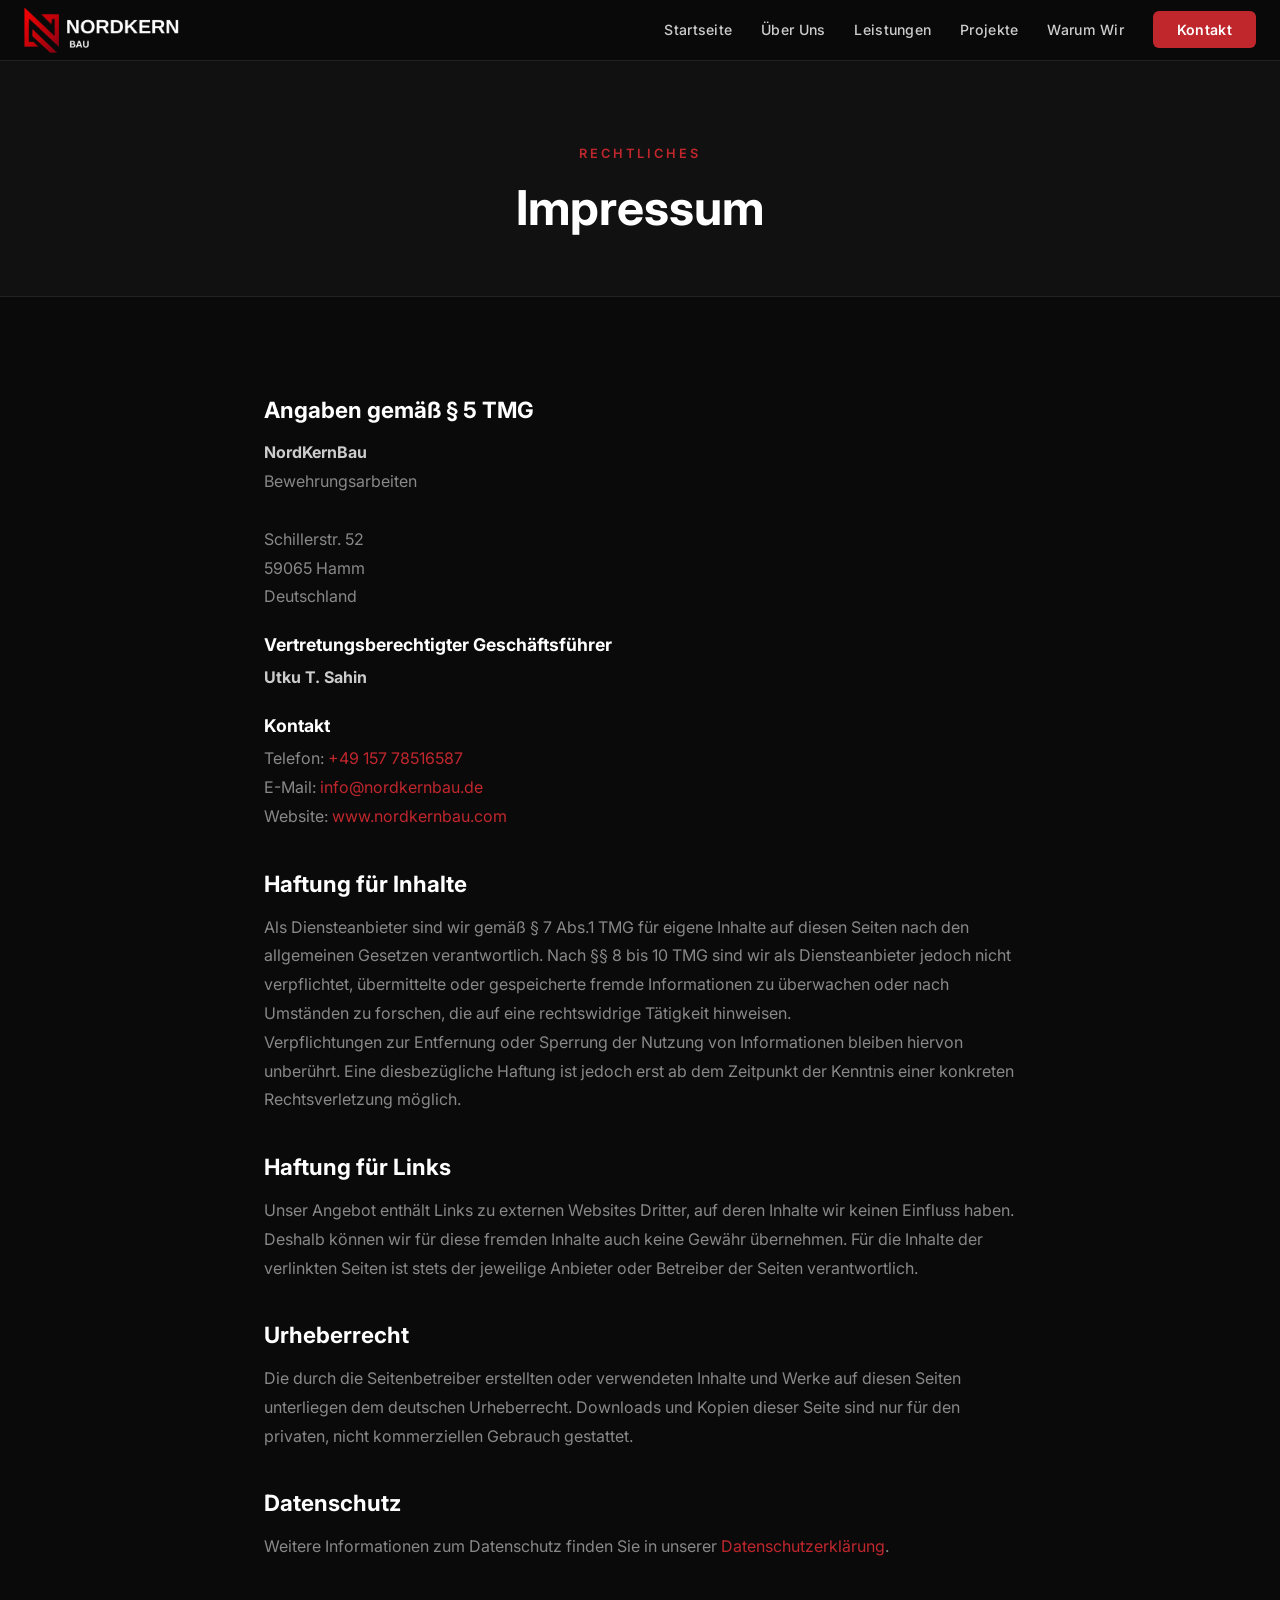
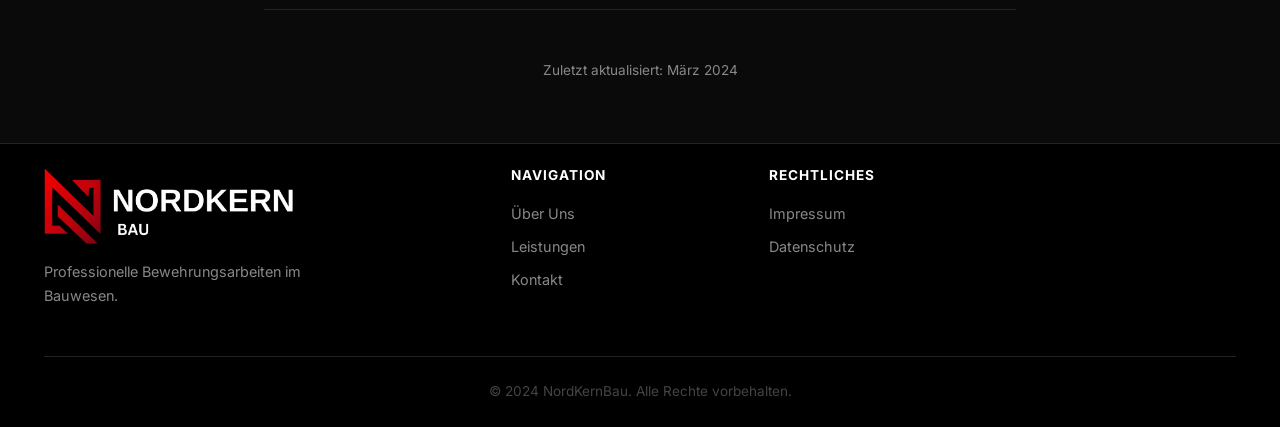
<file: impressum.html>
<!DOCTYPE html>
<html lang="de">
<head>
    <meta charset="UTF-8">
    <meta name="viewport" content="width=device-width, initial-scale=1.0">
    <title>Impressum - NordKernBau</title>
    <link rel="stylesheet" href="style.css?v=3">
    <link rel="preconnect" href="https://fonts.googleapis.com">
    <link rel="preconnect" href="https://fonts.gstatic.com" crossorigin>
    <link href="https://fonts.googleapis.com/css2?family=Inter:wght@300;400;500;600;700;800&display=swap" rel="stylesheet">
</head>
<body>
    <nav class="navbar scrolled" id="navbar">
        <div class="container">
            <div class="navbar-brand">
                <a href="index.html"><img src="logo.png" alt="NordKernBau Logo"></a>
            </div>
            <ul class="nav-menu" id="navMenu">
                <li><a href="index.html#hero">Startseite</a></li>
                <li><a href="index.html#about">Über Uns</a></li>
                <li><a href="index.html#services">Leistungen</a></li>
                <li><a href="index.html#gallery">Projekte</a></li>
                <li><a href="index.html#why-us">Warum Wir</a></li>
                <li><a href="kontakt.html" class="nav-cta">Kontakt</a></li>
            </ul>
            <div class="hamburger" id="hamburger">
                <span></span>
                <span></span>
                <span></span>
            </div>
        </div>
    </nav>

    <section class="legal-hero">
        <div class="container">
            <span class="section-tag">Rechtliches</span>
            <h1>Impressum</h1>
        </div>
    </section>

    <section class="legal-content">
        <div class="container">
            <h2>Angaben gemäß § 5 TMG</h2>
            <p>
                <strong>NordKernBau</strong><br>
                Bewehrungsarbeiten<br><br>
                Schillerstr. 52<br>
                59065 Hamm<br>
                Deutschland
            </p>

            <h3>Vertretungsberechtigter Geschäftsführer</h3>
            <p><strong>Utku T. Sahin</strong></p>

            <h3>Kontakt</h3>
            <p>
                Telefon: <a href="tel:+4915778516587">+49 157 78516587</a><br>
                E-Mail: <a href="mailto:info@nordkernbau.de">info@nordkernbau.de</a><br>
                Website: <a href="https://www.nordkernbau.com">www.nordkernbau.com</a>
            </p>

            <h2>Haftung für Inhalte</h2>
            <p>
                Als Diensteanbieter sind wir gemäß § 7 Abs.1 TMG für eigene Inhalte auf diesen Seiten nach den
                allgemeinen Gesetzen verantwortlich. Nach §§ 8 bis 10 TMG sind wir als Diensteanbieter jedoch nicht
                verpflichtet, übermittelte oder gespeicherte fremde Informationen zu überwachen oder nach Umständen
                zu forschen, die auf eine rechtswidrige Tätigkeit hinweisen.
            </p>
            <p>
                Verpflichtungen zur Entfernung oder Sperrung der Nutzung von Informationen bleiben hiervon unberührt.
                Eine diesbezügliche Haftung ist jedoch erst ab dem Zeitpunkt der Kenntnis einer konkreten
                Rechtsverletzung möglich.
            </p>

            <h2>Haftung für Links</h2>
            <p>
                Unser Angebot enthält Links zu externen Websites Dritter, auf deren Inhalte wir keinen Einfluss haben.
                Deshalb können wir für diese fremden Inhalte auch keine Gewähr übernehmen. Für die Inhalte der
                verlinkten Seiten ist stets der jeweilige Anbieter oder Betreiber der Seiten verantwortlich.
            </p>

            <h2>Urheberrecht</h2>
            <p>
                Die durch die Seitenbetreiber erstellten oder verwendeten Inhalte und Werke auf diesen Seiten
                unterliegen dem deutschen Urheberrecht. Downloads und Kopien dieser Seite sind nur für den privaten,
                nicht kommerziellen Gebrauch gestattet.
            </p>

            <h2>Datenschutz</h2>
            <p>
                Weitere Informationen zum Datenschutz finden Sie in unserer
                <a href="datenschutz.html">Datenschutzerklärung</a>.
            </p>

            <hr class="legal-divider">
            <p style="text-align:center;font-size:0.85rem;">Zuletzt aktualisiert: März 2024</p>
        </div>
    </section>

    <footer class="footer">
        <div class="container">
            <div class="footer-content">
                <div class="footer-section footer-brand">
                    <img src="logo.png" alt="NordKernBau Logo" class="footer-logo">
                    <p>Professionelle Bewehrungsarbeiten im Bauwesen.</p>
                </div>
                <div class="footer-section">
                    <h4>Navigation</h4>
                    <ul>
                        <li><a href="index.html#about">Über Uns</a></li>
                        <li><a href="index.html#services">Leistungen</a></li>
                        <li><a href="kontakt.html">Kontakt</a></li>
                    </ul>
                </div>
                <div class="footer-section">
                    <h4>Rechtliches</h4>
                    <ul>
                        <li><a href="impressum.html">Impressum</a></li>
                        <li><a href="datenschutz.html">Datenschutz</a></li>
                    </ul>
                </div>
            </div>
            <div class="footer-bottom">
                <p>&copy; 2024 NordKernBau. Alle Rechte vorbehalten.</p>
            </div>
        </div>
    </footer>
    <script src="script.js"></script>
</body>
</html>
</file>
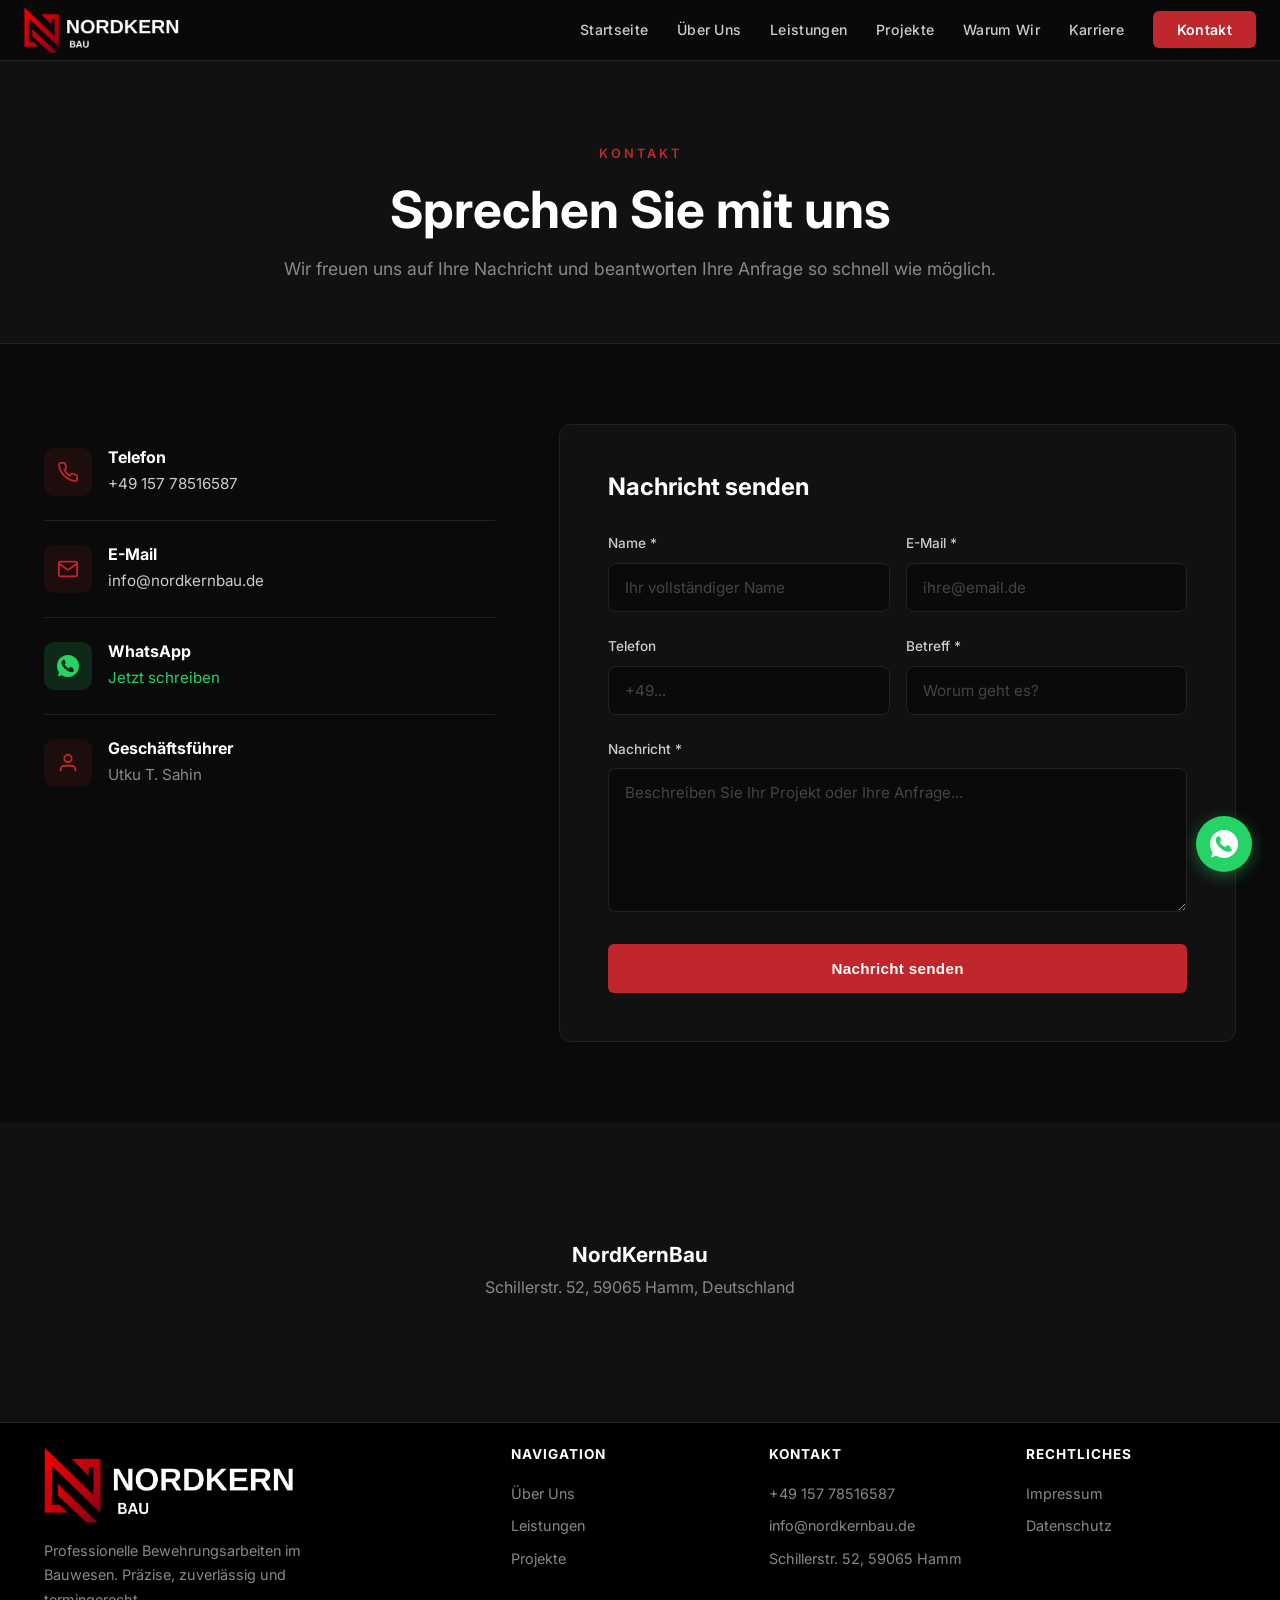
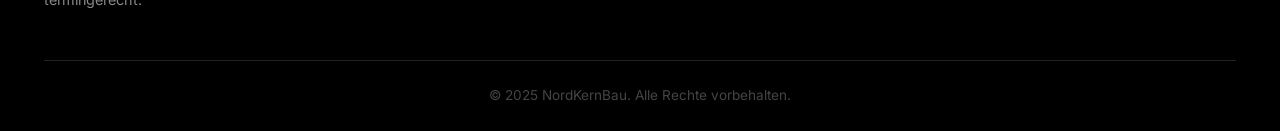
<file: kontakt.html>
<!DOCTYPE html>
<html lang="de">
<head>
    <meta charset="UTF-8">
    <meta name="viewport" content="width=device-width, initial-scale=1.0">
    <meta name="description" content="NordKernBau kontaktieren - Bewehrungsarbeiten in Hamm und Umgebung">
    <title>Kontakt - NordKernBau</title>
    <link rel="stylesheet" href="style.css?v=5">
    <link rel="preconnect" href="https://fonts.googleapis.com">
    <link rel="preconnect" href="https://fonts.gstatic.com" crossorigin>
    <link href="https://fonts.googleapis.com/css2?family=Inter:wght@300;400;500;600;700;800&display=swap" rel="stylesheet">
</head>
<body>
    <!-- Navigation -->
    <nav class="navbar scrolled" id="navbar">
        <div class="container">
            <div class="navbar-brand">
                <a href="index.html"><img src="logo.png?v=2" alt="NordKernBau Logo"></a>
            </div>
            <ul class="nav-menu" id="navMenu">
                <li><a href="index.html#hero">Startseite</a></li>
                <li><a href="index.html#about">Über Uns</a></li>
                <li><a href="index.html#services">Leistungen</a></li>
                <li><a href="index.html#gallery">Projekte</a></li>
                <li><a href="index.html#why-us">Warum Wir</a></li>
                <li><a href="index.html#karriere">Karriere</a></li>
                <li><a href="kontakt.html" class="nav-cta">Kontakt</a></li>
            </ul>
            <div class="hamburger" id="hamburger">
                <span></span>
                <span></span>
                <span></span>
            </div>
        </div>
    </nav>

    <!-- Contact Hero -->
    <section class="contact-hero">
        <div class="container">
            <span class="section-tag">Kontakt</span>
            <h1>Sprechen Sie mit uns</h1>
            <p>Wir freuen uns auf Ihre Nachricht und beantworten Ihre Anfrage so schnell wie möglich.</p>
        </div>
    </section>

    <!-- Contact Section -->
    <section class="contact-section">
        <div class="container">
            <div class="contact-grid">
                <!-- Contact Info -->
                <div class="contact-info-list">
                    <div class="contact-info-card">
                        <div class="contact-icon">
                            <svg width="22" height="22" viewBox="0 0 24 24" fill="none" stroke="currentColor" stroke-width="2"><path d="M22 16.92v3a2 2 0 0 1-2.18 2 19.79 19.79 0 0 1-8.63-3.07 19.5 19.5 0 0 1-6-6 19.79 19.79 0 0 1-3.07-8.67A2 2 0 0 1 4.11 2h3a2 2 0 0 1 2 1.72 12.84 12.84 0 0 0 .7 2.81 2 2 0 0 1-.45 2.11L8.09 9.91a16 16 0 0 0 6 6l1.27-1.27a2 2 0 0 1 2.11-.45 12.84 12.84 0 0 0 2.81.7A2 2 0 0 1 22 16.92z"/></svg>
                        </div>
                        <div>
                            <h3>Telefon</h3>
                            <p><a href="tel:+4915778516587">+49 157 78516587</a></p>
                        </div>
                    </div>

                    <div class="contact-info-card">
                        <div class="contact-icon">
                            <svg width="22" height="22" viewBox="0 0 24 24" fill="none" stroke="currentColor" stroke-width="2"><path d="M4 4h16c1.1 0 2 .9 2 2v12c0 1.1-.9 2-2 2H4c-1.1 0-2-.9-2-2V6c0-1.1.9-2 2-2z"/><polyline points="22,6 12,13 2,6"/></svg>
                        </div>
                        <div>
                            <h3>E-Mail</h3>
                            <p><a href="mailto:info@nordkernbau.de">info@nordkernbau.de</a></p>
                        </div>
                    </div>


                    <div class="contact-info-card whatsapp-card">
                        <div class="contact-icon whatsapp-icon">
                            <svg viewBox="0 0 32 32" width="22" height="22" fill="currentColor"><path d="M16.004 0h-.008C7.174 0 0 7.176 0 16c0 3.5 1.128 6.744 3.046 9.378L1.054 31.29l6.118-1.96A15.9 15.9 0 0 0 16.004 32C24.826 32 32 24.822 32 16S24.826 0 16.004 0zm9.335 22.594c-.39 1.1-1.932 2.014-3.17 2.28-.846.18-1.95.324-5.67-1.218-4.762-1.972-7.828-6.81-8.066-7.126-.23-.316-1.926-2.566-1.926-4.892s1.218-3.47 1.65-3.944c.39-.428 1.026-.642 1.636-.642.198 0 .376.01.536.018.432.018.648.044.934.724.356.852 1.224 2.986 1.33 3.204.108.216.216.504.07.79-.136.294-.252.476-.468.73-.216.254-.428.45-.644.724-.198.236-.42.49-.176.932.244.44 1.082 1.786 2.324 2.894 1.598 1.424 2.944 1.866 3.362 2.072.316.156.694.136.946-.118.32-.324.714-.862 1.114-1.394.284-.38.644-.428.994-.286.356.136 2.248 1.06 2.632 1.254.384.194.642.29.736.45.094.162.094.912-.296 2.012z"/></svg>
                        </div>
                        <div>
                            <h3>WhatsApp</h3>
                            <p><a href="https://wa.me/4915778516587?text=Hallo%2C%20ich%20interessiere%20mich%20f%C3%BCr%20Ihre%20Bewehrungsarbeiten." target="_blank" rel="noopener">Jetzt schreiben</a></p>
                        </div>
                    </div>

                    <div class="contact-info-card">
                        <div class="contact-icon">
                            <svg width="22" height="22" viewBox="0 0 24 24" fill="none" stroke="currentColor" stroke-width="2"><path d="M20 21v-2a4 4 0 0 0-4-4H8a4 4 0 0 0-4 4v2"/><circle cx="12" cy="7" r="4"/></svg>
                        </div>
                        <div>
                            <h3>Geschäftsführer</h3>
                            <p>Utku T. Sahin</p>
                        </div>
                    </div>
                </div>

                <!-- Contact Form -->
                <form class="contact-form" id="contactForm" action="https://formsubmit.co/info@nordkernbau.de" method="POST">
                    <input type="hidden" name="_next" value="https://mrxko123.github.io/nordkernbau-website/kontakt.html?sent=1">
                    <input type="hidden" name="_subject" value="Neue Kontaktanfrage - NordKernBau Website">
                    <input type="hidden" name="_captcha" value="true">
                    <input type="text" name="_honey" style="display:none">
                    <h3>Nachricht senden</h3>
                    <div class="form-row">
                        <div class="form-group">
                            <label for="name">Name *</label>
                            <input type="text" id="name" name="name" placeholder="Ihr vollständiger Name" required>
                        </div>
                        <div class="form-group">
                            <label for="email">E-Mail *</label>
                            <input type="email" id="email" name="email" placeholder="ihre@email.de" required>
                        </div>
                    </div>
                    <div class="form-row">
                        <div class="form-group">
                            <label for="phone">Telefon</label>
                            <input type="tel" id="phone" name="phone" placeholder="+49...">
                        </div>
                        <div class="form-group">
                            <label for="subject">Betreff *</label>
                            <input type="text" id="subject" name="subject" placeholder="Worum geht es?" required>
                        </div>
                    </div>
                    <div class="form-group">
                        <label for="message">Nachricht *</label>
                        <textarea id="message" name="message" rows="6" placeholder="Beschreiben Sie Ihr Projekt oder Ihre Anfrage..." required></textarea>
                    </div>
                    <button type="submit" class="btn btn-primary">Nachricht senden</button>
                </form>
            </div>
        </div>
    </section>

    <!-- Map / Location Banner -->
    <section class="image-banner" style="height: 300px;">
        <div style="width:100%;height:100%;background:var(--bg-2);display:flex;align-items:center;justify-content:center;">
            <div style="text-align:center;">
                <h3 style="font-size:1.3rem;margin-bottom:0.5rem;">NordKernBau</h3>
                <p style="color:var(--gray-500);">Schillerstr. 52, 59065 Hamm, Deutschland</p>
            </div>
        </div>
    </section>

    <!-- Footer -->
    <footer class="footer">
        <div class="container">
            <div class="footer-content">
                <div class="footer-section footer-brand">
                    <img src="logo.png?v=2" alt="NordKernBau Logo" class="footer-logo">
                    <p>Professionelle Bewehrungsarbeiten im Bauwesen. Präzise, zuverlässig und termingerecht.</p>
                </div>
                <div class="footer-section">
                    <h4>Navigation</h4>
                    <ul>
                        <li><a href="index.html#about">Über Uns</a></li>
                        <li><a href="index.html#services">Leistungen</a></li>
                        <li><a href="index.html#gallery">Projekte</a></li>
                    </ul>
                </div>
                <div class="footer-section">
                    <h4>Kontakt</h4>
                    <ul>
                        <li><a href="tel:+4915778516587">+49 157 78516587</a></li>
                        <li><a href="mailto:info@nordkernbau.de">info@nordkernbau.de</a></li>
                        <li>Schillerstr. 52, 59065 Hamm</li>
                    </ul>
                </div>
                <div class="footer-section">
                    <h4>Rechtliches</h4>
                    <ul>
                        <li><a href="impressum.html">Impressum</a></li>
                        <li><a href="datenschutz.html">Datenschutz</a></li>
                    </ul>
                </div>
            </div>
            <div class="footer-bottom">
                <p>&copy; 2025 NordKernBau. Alle Rechte vorbehalten.</p>
            </div>
        </div>
    </footer>

    <!-- WhatsApp Floating Button -->
    <a href="https://wa.me/4915778516587?text=Hallo%2C%20ich%20interessiere%20mich%20f%C3%BCr%20Ihre%20Bewehrungsarbeiten." class="whatsapp-float" target="_blank" rel="noopener" aria-label="WhatsApp">
        <svg viewBox="0 0 32 32" width="28" height="28" fill="#fff"><path d="M16.004 0h-.008C7.174 0 0 7.176 0 16c0 3.5 1.128 6.744 3.046 9.378L1.054 31.29l6.118-1.96A15.9 15.9 0 0 0 16.004 32C24.826 32 32 24.822 32 16S24.826 0 16.004 0zm9.335 22.594c-.39 1.1-1.932 2.014-3.17 2.28-.846.18-1.95.324-5.67-1.218-4.762-1.972-7.828-6.81-8.066-7.126-.23-.316-1.926-2.566-1.926-4.892s1.218-3.47 1.65-3.944c.39-.428 1.026-.642 1.636-.642.198 0 .376.01.536.018.432.018.648.044.934.724.356.852 1.224 2.986 1.33 3.204.108.216.216.504.07.79-.136.294-.252.476-.468.73-.216.254-.428.45-.644.724-.198.236-.42.49-.176.932.244.44 1.082 1.786 2.324 2.894 1.598 1.424 2.944 1.866 3.362 2.072.316.156.694.136.946-.118.32-.324.714-.862 1.114-1.394.284-.38.644-.428.994-.286.356.136 2.248 1.06 2.632 1.254.384.194.642.29.736.45.094.162.094.912-.296 2.012z"/></svg>
    </a>

    <script src="script.js?v=3"></script>
</body>
</html>
</file>
<file: style.css>
/* ===== Reset & Base ===== */
*, *::before, *::after {
    margin: 0;
    padding: 0;
    box-sizing: border-box;
}

:root {
    --red: #c0272d;
    --red-light: #e63946;
    --red-dark: #8b1a1e;
    --black: #000000;
    --bg: #0a0a0a;
    --bg-2: #111111;
    --bg-3: #161616;
    --bg-card: #1a1a1a;
    --border: #222222;
    --white: #ffffff;
    --gray-100: #f0f0f0;
    --gray-300: #cccccc;
    --gray-500: #888888;
    --gray-700: #444444;
}

html {
    scroll-behavior: smooth;
}

body {
    font-family: 'Inter', -apple-system, BlinkMacSystemFont, 'Segoe UI', sans-serif;
    line-height: 1.6;
    color: var(--gray-300);
    background-color: var(--bg);
    overflow-x: hidden;
}

img {
    max-width: 100%;
    display: block;
}

a {
    color: inherit;
    text-decoration: none;
}

/* ===== Container ===== */
.container {
    max-width: 1240px;
    margin: 0 auto;
    padding: 0 24px;
}

/* ===== Typography ===== */
h1, h2, h3, h4 {
    color: var(--white);
    line-height: 1.15;
    font-weight: 700;
}

h2 {
    font-size: clamp(2rem, 4vw, 3rem);
    margin-bottom: 1.5rem;
}

.section-tag {
    display: inline-block;
    font-size: 0.8rem;
    font-weight: 600;
    letter-spacing: 3px;
    text-transform: uppercase;
    color: var(--red);
    margin-bottom: 1rem;
}

.section-header {
    text-align: center;
    margin-bottom: 4rem;
}

.section-desc {
    color: var(--gray-500);
    font-size: 1.1rem;
    max-width: 550px;
    margin: 0 auto;
}

/* ===== Navbar ===== */
.navbar {
    position: fixed;
    top: 0;
    left: 0;
    right: 0;
    z-index: 1000;
    background: rgba(10, 10, 10, 0.85);
    backdrop-filter: blur(20px);
    -webkit-backdrop-filter: blur(20px);
    border-bottom: 1px solid transparent;
    transition: all 0.4s ease;
}

.navbar.scrolled {
    border-bottom-color: var(--border);
    background: rgba(10, 10, 10, 0.95);
}

.navbar .container {
    display: flex;
    justify-content: space-between;
    align-items: center;
    height: 60px;
    max-width: 100%;
    padding: 0 24px;
}

.navbar-brand {
    flex-shrink: 0;
    display: flex;
    align-items: center;
}

.navbar-brand img {
    height: 47px !important;
    width: auto !important;
    max-width: none !important;
    max-height: none !important;
    object-fit: contain;
}

.nav-menu {
    display: flex;
    list-style: none;
    align-items: center;
    gap: 1.8rem;
    margin-left: auto;
}

.nav-menu a {
    font-size: 0.88rem;
    font-weight: 500;
    color: var(--gray-300);
    transition: color 0.3s;
    letter-spacing: 0.3px;
}

.nav-menu a:hover {
    color: var(--white);
}

.nav-cta {
    background: var(--red);
    color: var(--white) !important;
    padding: 10px 24px;
    border-radius: 6px;
    font-weight: 600 !important;
    transition: background 0.3s, transform 0.3s !important;
}

.nav-cta:hover {
    background: var(--red-light) !important;
    transform: translateY(-1px);
}

.hamburger {
    display: none;
    flex-direction: column;
    cursor: pointer;
    gap: 6px;
}

.hamburger span {
    width: 24px;
    height: 2px;
    background: var(--white);
    transition: 0.3s;
}

/* ===== Hero ===== */
.hero {
    position: relative;
    height: calc(100vh - 60px);
    margin-top: 60px;
    min-height: 640px;
    display: flex;
    align-items: center;
    overflow: hidden;
}

.hero-bg {
    position: absolute;
    inset: 0;
    z-index: 0;
}

.hero-bg .hero-img {
    width: 100%;
    height: 100%;
    object-fit: cover;
    object-position: center 25%;
}

.hero-overlay {
    position: absolute;
    inset: 0;
    background: linear-gradient(135deg, rgba(0,0,0,0.85) 0%, rgba(0,0,0,0.5) 50%, rgba(0,0,0,0.7) 100%);
}

.hero .container {
    position: relative;
    z-index: 2;
}

.hero-content {
    max-width: 680px;
}

.hero-badge {
    display: inline-block;
    font-size: 0.78rem;
    font-weight: 600;
    letter-spacing: 3px;
    text-transform: uppercase;
    color: var(--red);
    margin-bottom: 1.5rem;
    padding: 8px 16px;
    border: 1px solid rgba(192, 39, 45, 0.3);
    border-radius: 4px;
}

.hero-title {
    font-size: clamp(2.8rem, 6vw, 5rem);
    font-weight: 800;
    color: var(--white);
    margin-bottom: 1.5rem;
    line-height: 1.05;
}

.hero-description {
    font-size: 1.15rem;
    color: var(--gray-300);
    margin-bottom: 2.5rem;
    max-width: 520px;
    line-height: 1.7;
}

.hero-actions {
    display: flex;
    gap: 1rem;
    flex-wrap: wrap;
}

.hero-scroll {
    position: absolute;
    bottom: 40px;
    left: 50%;
    transform: translateX(-50%);
    z-index: 2;
    display: flex;
    flex-direction: column;
    align-items: center;
    gap: 8px;
}

.hero-scroll span {
    font-size: 0.7rem;
    letter-spacing: 2px;
    text-transform: uppercase;
    color: var(--gray-500);
}

.scroll-line {
    width: 1px;
    height: 50px;
    background: linear-gradient(to bottom, var(--red), transparent);
    animation: scrollPulse 2s ease-in-out infinite;
}

@keyframes scrollPulse {
    0%, 100% { opacity: 1; height: 50px; }
    50% { opacity: 0.4; height: 30px; }
}

/* ===== Buttons ===== */
.btn {
    display: inline-flex;
    align-items: center;
    justify-content: center;
    padding: 14px 32px;
    border-radius: 6px;
    font-weight: 600;
    font-size: 0.95rem;
    cursor: pointer;
    transition: all 0.3s ease;
    border: none;
    letter-spacing: 0.3px;
}

.btn-primary {
    background: var(--red);
    color: var(--white);
}

.btn-primary:hover {
    background: var(--red-light);
    transform: translateY(-2px);
    box-shadow: 0 8px 30px rgba(192, 39, 45, 0.35);
}

.btn-outline {
    background: transparent;
    color: var(--white);
    border: 1px solid var(--gray-700);
}

.btn-outline:hover {
    border-color: var(--white);
    background: rgba(255, 255, 255, 0.05);
    transform: translateY(-2px);
}

/* ===== Stats Bar ===== */
.stats-bar {
    background: var(--bg-2);
    border-top: 1px solid var(--border);
    border-bottom: 1px solid var(--border);
    padding: 3rem 0;
}

.stats-grid {
    display: flex;
    justify-content: center;
    align-items: center;
    gap: 4rem;
}

.stat {
    text-align: center;
}

.stat-number {
    font-size: 2.8rem;
    font-weight: 800;
    color: var(--white);
}

.stat-suffix {
    font-size: 2rem;
    font-weight: 700;
    color: var(--red);
}

.stat-label {
    display: block;
    font-size: 0.85rem;
    color: var(--gray-500);
    margin-top: 0.3rem;
    letter-spacing: 0.5px;
}

.stat-divider {
    width: 1px;
    height: 50px;
    background: var(--border);
}

/* ===== About ===== */
.about {
    padding: 120px 0;
    background: var(--bg);
}

.about-grid {
    display: grid;
    grid-template-columns: 1fr 1fr;
    gap: 5rem;
    align-items: center;
}

.about-image {
    position: relative;
}

.about-image img {
    width: 100%;
    height: 500px;
    object-fit: cover;
    border-radius: 8px;
}

.about-image-accent {
    position: absolute;
    bottom: -20px;
    right: -20px;
    width: 200px;
    height: 200px;
    border: 2px solid var(--red);
    border-radius: 8px;
    z-index: -1;
}

.about-text h2 {
    text-align: left;
}

.about-text p {
    font-size: 1.05rem;
    color: var(--gray-500);
    margin-bottom: 1.5rem;
    line-height: 1.8;
}

.about-highlights {
    display: flex;
    flex-direction: column;
    gap: 0.8rem;
    margin-top: 2rem;
}

.highlight {
    display: flex;
    align-items: center;
    gap: 12px;
    font-weight: 500;
    color: var(--gray-300);
}

.highlight-icon {
    color: var(--red);
    font-size: 0.7rem;
}

/* ===== Services ===== */
.services {
    padding: 120px 0;
    background: var(--bg-2);
}

.services-grid {
    display: grid;
    grid-template-columns: repeat(auto-fit, minmax(340px, 1fr));
    gap: 1.5rem;
}

.service-card {
    background: var(--bg-card);
    padding: 2.5rem;
    border-radius: 8px;
    border: 1px solid var(--border);
    transition: all 0.4s ease;
    position: relative;
    overflow: hidden;
}

.service-card::before {
    content: '';
    position: absolute;
    top: 0;
    left: 0;
    width: 0;
    height: 3px;
    background: var(--red);
    transition: width 0.4s ease;
}

.service-card:hover::before {
    width: 100%;
}

.service-card:hover {
    transform: translateY(-5px);
    border-color: rgba(192, 39, 45, 0.3);
    box-shadow: 0 20px 40px rgba(0, 0, 0, 0.3);
}

.service-number {
    font-size: 3rem;
    font-weight: 800;
    color: var(--border);
    margin-bottom: 1rem;
    line-height: 1;
}

.service-card h3 {
    font-size: 1.2rem;
    margin-bottom: 1rem;
}

.service-card p {
    color: var(--gray-500);
    font-size: 0.95rem;
    line-height: 1.7;
}

/* ===== Gallery ===== */
.gallery {
    padding: 120px 0;
    background: var(--bg);
}

.gallery-wrapper {
    position: relative;
    overflow: hidden;
}

.gallery-scroll-overlay {
    display: none;
    position: absolute;
    right: 0;
    top: 0;
    bottom: 0;
    width: 80px;
    background: linear-gradient(to left, rgba(0,0,0,0.7) 0%, transparent 100%);
    z-index: 5;
    flex-direction: column;
    align-items: center;
    justify-content: center;
    gap: 8px;
    color: rgba(255,255,255,0.7);
    font-size: 0.6rem;
    letter-spacing: 3px;
    font-weight: 300;
    pointer-events: none;
}

.gallery-scroll-overlay .scroll-arrow {
    animation: hintArrow 1.5s ease-in-out infinite;
    opacity: 0.7;
}

@keyframes hintArrow {
    0%, 100% { transform: translateX(0); }
    50% { transform: translateX(6px); }
}

.gallery-grid-fixed {
    display: grid;
    grid-template-columns: repeat(3, 1fr);
    gap: 12px;
    max-height: 800px;
    overflow: hidden;
    position: relative;
    transition: max-height 0.6s ease;
}

.gallery-grid-fixed.expanded {
    max-height: none;
}

.gallery-grid-fixed:not(.expanded)::after {
    content: '';
    position: absolute;
    bottom: 0;
    left: 0;
    right: 0;
    height: 150px;
    background: linear-gradient(to top, var(--bg) 0%, transparent 100%);
    pointer-events: none;
}

.gallery-item {
    cursor: pointer;
    opacity: 0;
    transform: translateY(20px);
    transition: opacity 0.5s ease, transform 0.5s ease;
}

.gallery-item.visible {
    opacity: 1;
    transform: translateY(0);
}

.gallery-item-inner {
    position: relative;
    overflow: hidden;
    border-radius: 8px;
    background: var(--bg-2);
}

.gallery-item-inner img {
    width: 100%;
    height: auto;
    object-fit: contain;
    display: block;
    transition: transform 0.5s ease, filter 0.3s ease;
}

.gallery-item:hover .gallery-item-inner img {
    transform: scale(1.08);
    filter: brightness(0.75);
}

.gallery-toggle {
    display: block;
    margin: 2rem auto 0;
    padding: 12px 40px;
}

.gallery-toggle.hidden {
    display: none;
}

/* ===== Lightbox ===== */
.lightbox {
    display: none;
    position: fixed;
    inset: 0;
    z-index: 10000;
    background: rgba(0, 0, 0, 0.95);
    align-items: center;
    justify-content: center;
}

.lightbox.active {
    display: flex;
}

.lightbox img {
    max-width: 90vw;
    max-height: 85vh;
    object-fit: contain;
    border-radius: 8px;
    transition: opacity 0.4s ease, transform 0.4s cubic-bezier(0.25, 0.46, 0.45, 0.94);
}

.lightbox img.lightbox-slide-left {
    animation: slideLeft 0.4s cubic-bezier(0.25, 0.46, 0.45, 0.94);
}

.lightbox img.lightbox-slide-right {
    animation: slideRight 0.4s cubic-bezier(0.25, 0.46, 0.45, 0.94);
}

@keyframes slideLeft {
    from { opacity: 0; transform: translateX(60px) scale(0.95); }
    to { opacity: 1; transform: translateX(0) scale(1); }
}

@keyframes slideRight {
    from { opacity: 0; transform: translateX(-60px) scale(0.95); }
    to { opacity: 1; transform: translateX(0) scale(1); }
}

@keyframes lightboxFadeIn {
    from { opacity: 0; transform: scale(0.95); }
    to { opacity: 1; transform: scale(1); }
}

.lightbox-close {
    position: absolute;
    top: 20px;
    right: 30px;
    font-size: 2.5rem;
    color: white;
    background: none;
    border: none;
    cursor: pointer;
    z-index: 10001;
    transition: transform 0.2s;
}

.lightbox-close:hover {
    transform: scale(1.2);
}

.lightbox-prev,
.lightbox-next {
    position: absolute;
    top: 50%;
    transform: translateY(-50%);
    font-size: 2rem;
    color: white;
    background: rgba(255,255,255,0.1);
    border: none;
    cursor: pointer;
    width: 50px;
    height: 50px;
    border-radius: 50%;
    display: flex;
    align-items: center;
    justify-content: center;
    transition: background 0.3s;
}

.lightbox-prev:hover,
.lightbox-next:hover {
    background: rgba(255,255,255,0.25);
}

.lightbox-prev { left: 20px; }
.lightbox-next { right: 20px; }

.lightbox-counter {
    position: absolute;
    bottom: 20px;
    left: 50%;
    transform: translateX(-50%);
    color: rgba(255,255,255,0.6);
    font-size: 0.9rem;
}

/* ===== Image Banner ===== */
.image-banner {
    position: relative;
    height: 400px;
    overflow: hidden;
}

.image-banner img {
    width: 100%;
    height: 100%;
    object-fit: cover;
}

.banner-overlay {
    position: absolute;
    inset: 0;
    background: rgba(0, 0, 0, 0.65);
}

.banner-content {
    position: absolute;
    inset: 0;
    display: flex;
    flex-direction: column;
    align-items: center;
    justify-content: center;
    gap: 2rem;
    z-index: 2;
}

.banner-content h2 {
    font-size: clamp(1.5rem, 3vw, 2.5rem);
    text-align: center;
}

/* ===== Why Us ===== */
.why-us {
    padding: 120px 0;
    background: var(--bg-2);
}

.why-grid {
    display: grid;
    grid-template-columns: repeat(auto-fit, minmax(280px, 1fr));
    gap: 2rem;
}

.why-card {
    padding: 2.5rem;
    border-radius: 8px;
    background: var(--bg);
    border: 1px solid var(--border);
    transition: all 0.4s ease;
}

.why-card-logo {
    display: flex;
    align-items: center;
    justify-content: center;
}

.why-logo-img {
    width: 66%;
    height: auto;
    opacity: 0.9;
}

.why-card:hover {
    border-color: rgba(192, 39, 45, 0.3);
    transform: translateY(-4px);
}

.why-icon {
    width: 56px;
    height: 56px;
    border-radius: 12px;
    background: rgba(192, 39, 45, 0.1);
    display: flex;
    align-items: center;
    justify-content: center;
    margin-bottom: 1.5rem;
    color: var(--red);
}

.why-card h3 {
    font-size: 1.1rem;
    margin-bottom: 0.8rem;
}

.why-card p {
    color: var(--gray-500);
    font-size: 0.95rem;
    line-height: 1.7;
}

/* ===== Work With Us ===== */
.work-with-us {
    padding: 120px 0;
    background: var(--bg);
}

.wwu-grid {
    display: grid;
    grid-template-columns: 1fr 1fr;
    gap: 5rem;
    align-items: center;
}

.wwu-grid-no-images {
    grid-template-columns: 1fr;
    max-width: 700px;
}

.wwu-images {
    display: grid;
    grid-template-columns: 1fr 1fr;
    gap: 1rem;
}

.wwu-img-main {
    width: 100%;
}

.wwu-img-main img {
    width: 100%;
    height: 100%;
    object-fit: cover;
    border-radius: 12px;
    min-height: 500px;
    max-height: 600px;
}

.wwu-img-1 {
    grid-row: span 2;
}

.wwu-img-1 img {
    width: 100%;
    height: 100%;
    object-fit: cover;
    border-radius: 8px;
    min-height: 400px;
}

.wwu-img-2 img {
    width: 100%;
    height: 250px;
    object-fit: cover;
    border-radius: 8px;
}

.wwu-text h2 {
    text-align: left;
}

.wwu-text p {
    font-size: 1.05rem;
    color: var(--gray-500);
    margin-bottom: 2rem;
    line-height: 1.8;
}

.wwu-benefits {
    display: grid;
    grid-template-columns: 1fr 1fr;
    gap: 0.8rem;
    margin-bottom: 2.5rem;
}

.wwu-benefit {
    display: flex;
    align-items: center;
    gap: 10px;
    font-weight: 500;
    color: var(--gray-300);
    font-size: 0.95rem;
}

.wwu-check {
    color: var(--red);
    font-weight: 700;
    font-size: 1.1rem;
}

@media (max-width: 1024px) {
    .wwu-grid {
        grid-template-columns: 1fr;
        gap: 3rem;
    }
}

@media (max-width: 768px) {
    .wwu-images {
        grid-template-columns: 1fr;
    }

    .wwu-img-1 {
        grid-row: span 1;
    }

    .wwu-img-1 img {
        min-height: 250px;
    }

    .wwu-img-2 {
        display: none;
    }

    .wwu-benefits {
        grid-template-columns: 1fr;
    }
}

/* ===== CTA ===== */
.cta {
    padding: 100px 0;
    background: var(--bg);
}

.cta-content {
    text-align: center;
    max-width: 600px;
    margin: 0 auto;
}

.cta-content h2 {
    margin-bottom: 1rem;
}

.cta-content p {
    color: var(--gray-500);
    font-size: 1.1rem;
    margin-bottom: 2.5rem;
}

.cta-actions {
    display: flex;
    gap: 1rem;
    justify-content: center;
    flex-wrap: wrap;
}

/* ===== Footer ===== */
.footer {
    background: var(--black);
    padding: 1.5rem 0 1.5rem;
    border-top: 1px solid var(--border);
}

.footer-content {
    display: grid;
    grid-template-columns: 2fr 1fr 1fr 1fr;
    gap: 3rem;
    margin-bottom: 3rem;
}

.footer-logo {
    height: auto;
    width: 100%;
    max-width: 250px;
    margin-bottom: 1rem;
}

.footer-brand p {
    color: var(--gray-500);
    font-size: 0.9rem;
    max-width: 280px;
    line-height: 1.7;
}

.footer-section h4 {
    font-size: 0.85rem;
    letter-spacing: 1px;
    text-transform: uppercase;
    margin-bottom: 1.2rem;
    color: var(--white);
}

.footer-section ul {
    list-style: none;
}

.footer-section li {
    margin-bottom: 0.6rem;
    font-size: 0.9rem;
    color: var(--gray-500);
}

.footer-section a {
    color: var(--gray-500);
    transition: color 0.3s;
}

.footer-section a:hover {
    color: var(--red);
}

.footer-bottom {
    border-top: 1px solid var(--border);
    padding-top: 1.5rem;
    text-align: center;
    font-size: 0.85rem;
    color: var(--gray-700);
}

/* ===== Contact Page ===== */
.contact-hero {
    padding: 140px 0 60px;
    background: var(--bg-2);
    text-align: center;
    border-bottom: 1px solid var(--border);
}

.contact-hero h1 {
    font-size: clamp(2rem, 4vw, 3.5rem);
    margin-bottom: 1rem;
}

.contact-hero p {
    color: var(--gray-500);
    font-size: 1.1rem;
}

.contact-section {
    padding: 80px 0;
    background: var(--bg);
}

.contact-grid {
    display: grid;
    grid-template-columns: 1fr 1.5fr;
    gap: 4rem;
}

.contact-info-card {
    display: flex;
    gap: 1rem;
    align-items: flex-start;
    padding: 1.5rem 0;
    border-bottom: 1px solid var(--border);
}

.contact-info-card:last-child {
    border-bottom: none;
}

.contact-icon {
    width: 48px;
    height: 48px;
    border-radius: 10px;
    background: rgba(192, 39, 45, 0.1);
    display: flex;
    align-items: center;
    justify-content: center;
    color: var(--red);
    flex-shrink: 0;
}

.contact-info-card h3 {
    font-size: 1rem;
    margin-bottom: 0.3rem;
}

.contact-info-card p {
    color: var(--gray-500);
    font-size: 0.95rem;
    margin: 0;
}

.contact-info-card a {
    color: var(--gray-300);
    transition: color 0.3s;
}

.contact-info-card a:hover {
    color: var(--red);
}

.contact-form {
    background: var(--bg-2);
    padding: 3rem;
    border-radius: 12px;
    border: 1px solid var(--border);
}

.contact-form h3 {
    font-size: 1.5rem;
    margin-bottom: 2rem;
}

.form-row {
    display: grid;
    grid-template-columns: 1fr 1fr;
    gap: 1rem;
}

.form-group {
    margin-bottom: 1.5rem;
}

.form-group label {
    display: block;
    font-size: 0.85rem;
    font-weight: 500;
    color: var(--gray-300);
    margin-bottom: 0.5rem;
}

.form-group input,
.form-group textarea {
    width: 100%;
    padding: 14px 16px;
    border: 1px solid var(--border);
    border-radius: 8px;
    font-family: inherit;
    font-size: 0.95rem;
    background: var(--bg);
    color: var(--white);
    transition: border-color 0.3s, box-shadow 0.3s;
}

.form-group input:focus,
.form-group textarea:focus {
    outline: none;
    border-color: var(--red);
    box-shadow: 0 0 0 3px rgba(192, 39, 45, 0.15);
}

.form-group input::placeholder,
.form-group textarea::placeholder {
    color: var(--gray-700);
}

.contact-form .btn {
    width: 100%;
    padding: 16px;
}

/* ===== Legal Pages ===== */
.legal-hero {
    padding: 140px 0 60px;
    background: var(--bg-2);
    text-align: center;
    border-bottom: 1px solid var(--border);
}

.legal-hero h1 {
    font-size: clamp(2rem, 4vw, 3rem);
}

.legal-content {
    padding: 60px 0;
    background: var(--bg);
}

.legal-content .container {
    max-width: 800px;
}

.legal-content h2 {
    text-align: left;
    font-size: 1.4rem;
    margin-top: 2.5rem;
    margin-bottom: 1rem;
}

.legal-content h3 {
    font-size: 1.1rem;
    margin-top: 1.5rem;
    margin-bottom: 0.5rem;
}

.legal-content p {
    color: var(--gray-500);
    line-height: 1.8;
}

.legal-content a {
    color: var(--red);
}

.legal-content a:hover {
    color: var(--red-light);
}

.legal-content ul {
    list-style: none;
    margin-bottom: 1.5rem;
}

.legal-content li {
    color: var(--gray-500);
    padding: 0.3rem 0;
    padding-left: 1.2rem;
    position: relative;
}

.legal-content li::before {
    content: '';
    position: absolute;
    left: 0;
    top: 50%;
    width: 5px;
    height: 5px;
    background: var(--red);
    border-radius: 50%;
    transform: translateY(-50%);
}

.legal-content strong {
    color: var(--gray-300);
}

.legal-divider {
    margin: 3rem 0;
    border: none;
    border-top: 1px solid var(--border);
}

/* ===== Scroll Animations ===== */
.fade-in {
    opacity: 0;
    transform: translateY(30px);
    transition: opacity 0.6s ease, transform 0.6s ease;
}

.fade-in.visible {
    opacity: 1;
    transform: translateY(0);
}

/* ===== Responsive ===== */
@media (max-width: 1024px) {
    .about-grid {
        grid-template-columns: 1fr;
        gap: 3rem;
    }

    .about-image img {
        height: 350px;
    }

    .about-image-accent {
        display: none;
    }

    .footer-content {
        grid-template-columns: 1fr 1fr;
        gap: 2rem;
    }

    .contact-grid {
        grid-template-columns: 1fr;
    }
}

@media (max-width: 768px) {
    .navbar .container {
        height: 50px;
        padding: 0 14px;
    }

    .navbar-brand img {
        height: 38px !important;
    }

    .nav-menu {
        display: none;
        position: fixed;
        top: 0;
        left: 0;
        width: 100vw;
        height: 100vh;
        background: #0a0a0a;
        flex-direction: column;
        align-items: center;
        justify-content: center;
        gap: 1.8rem;
        padding-bottom: 60px;
        z-index: 9999;
    }

    .nav-menu.active {
        display: flex;
    }

    .nav-menu a {
        font-size: 1.3rem;
        color: var(--white);
    }

    .nav-cta {
        font-size: 1.3rem !important;
        padding: 14px 36px !important;
        margin-top: 1rem;
    }

    .hamburger {
        display: flex;
        z-index: 10000;
        position: relative;
    }

    .hamburger.active span:nth-child(1) {
        transform: rotate(45deg) translate(6px, 6px);
    }

    .hamburger.active span:nth-child(2) {
        opacity: 0;
    }

    .hamburger.active span:nth-child(3) {
        transform: rotate(-45deg) translate(6px, -6px);
    }

    .hero {
        min-height: 600px;
    }

    .hero-scroll {
        display: none;
    }

    .stats-grid {
        flex-direction: column;
        gap: 2rem;
    }

    .stat-divider {
        width: 50px;
        height: 1px;
    }

    .services-grid {
        grid-template-columns: 1fr;
    }

    .gallery-scroll-overlay {
        display: flex;
    }

    .gallery-grid-fixed {
        grid-template-columns: 1fr;
        max-height: none;
        display: flex;
        overflow-x: auto;
        scroll-snap-type: x mandatory;
        -webkit-overflow-scrolling: touch;
        gap: 12px;
        padding-bottom: 16px;
        scrollbar-width: none;
    }

    .gallery-grid-fixed::-webkit-scrollbar {
        display: none;
    }

    .gallery-grid-fixed:not(.expanded)::after {
        display: none;
    }

    .gallery-item {
        flex: 0 0 85%;
        scroll-snap-align: center;
    }

    .gallery-item-inner {
        height: auto;
    }

    .gallery-toggle {
        display: none !important;
    }

    .lightbox-prev,
    .lightbox-next {
        display: none;
    }

    .footer-logo {
        height: auto;
        width: 200px;
        max-width: 200px;
    }

    .why-grid {
        grid-template-columns: 1fr;
    }

    .footer-content {
        grid-template-columns: 1fr;
    }

    .form-row {
        grid-template-columns: 1fr;
    }

    .image-banner {
        height: 300px;
    }
}

@media (max-width: 480px) {
    .hero-title {
        font-size: 2.2rem;
    }

    .hero-actions {
        flex-direction: column;
    }

    .hero-actions .btn {
        width: 100%;
    }

    .contact-form {
        padding: 1.5rem;
    }
}

/* ===== WhatsApp Floating Button ===== */
.whatsapp-float {
    position: fixed;
    bottom: 28px;
    right: 28px;
    width: 56px;
    height: 56px;
    background: #25d366;
    border-radius: 50%;
    display: flex;
    align-items: center;
    justify-content: center;
    box-shadow: 0 4px 16px rgba(37, 211, 102, 0.4);
    z-index: 9999;
    transition: transform 0.3s ease, box-shadow 0.3s ease;
    text-decoration: none;
}

.whatsapp-float:hover {
    transform: scale(1.1);
    box-shadow: 0 6px 24px rgba(37, 211, 102, 0.6);
}

/* WhatsApp card on contact page */
.whatsapp-card .whatsapp-icon {
    background: rgba(37, 211, 102, 0.15);
    color: #25d366;
}

.whatsapp-card a {
    color: #25d366;
}

.whatsapp-card a:hover {
    color: #1da851;
}

/* Footer WhatsApp link */
.footer-whatsapp::before {
    content: '';
    display: inline-block;
    width: 14px;
    height: 14px;
    margin-right: 4px;
    vertical-align: middle;
    background-image: url("data:image/svg+xml,%3Csvg viewBox='0 0 32 32' fill='%2325d366' xmlns='http://www.w3.org/2000/svg'%3E%3Cpath d='M16.004 0h-.008C7.174 0 0 7.176 0 16c0 3.5 1.128 6.744 3.046 9.378L1.054 31.29l6.118-1.96A15.9 15.9 0 0 0 16.004 32C24.826 32 32 24.822 32 16S24.826 0 16.004 0zm9.335 22.594c-.39 1.1-1.932 2.014-3.17 2.28-.846.18-1.95.324-5.67-1.218-4.762-1.972-7.828-6.81-8.066-7.126-.23-.316-1.926-2.566-1.926-4.892s1.218-3.47 1.65-3.944c.39-.428 1.026-.642 1.636-.642.198 0 .376.01.536.018.432.018.648.044.934.724.356.852 1.224 2.986 1.33 3.204.108.216.216.504.07.79-.136.294-.252.476-.468.73-.216.254-.428.45-.644.724-.198.236-.42.49-.176.932.244.44 1.082 1.786 2.324 2.894 1.598 1.424 2.944 1.866 3.362 2.072.316.156.694.136.946-.118.32-.324.714-.862 1.114-1.394.284-.38.644-.428.994-.286.356.136 2.248 1.06 2.632 1.254.384.194.642.29.736.45.094.162.094.912-.296 2.012z'/%3E%3C/svg%3E");
    background-size: contain;
    background-repeat: no-repeat;
}

@media (max-width: 768px) {
    .whatsapp-float {
        bottom: 20px;
        right: 20px;
        width: 50px;
        height: 50px;
    }
}
</file>
